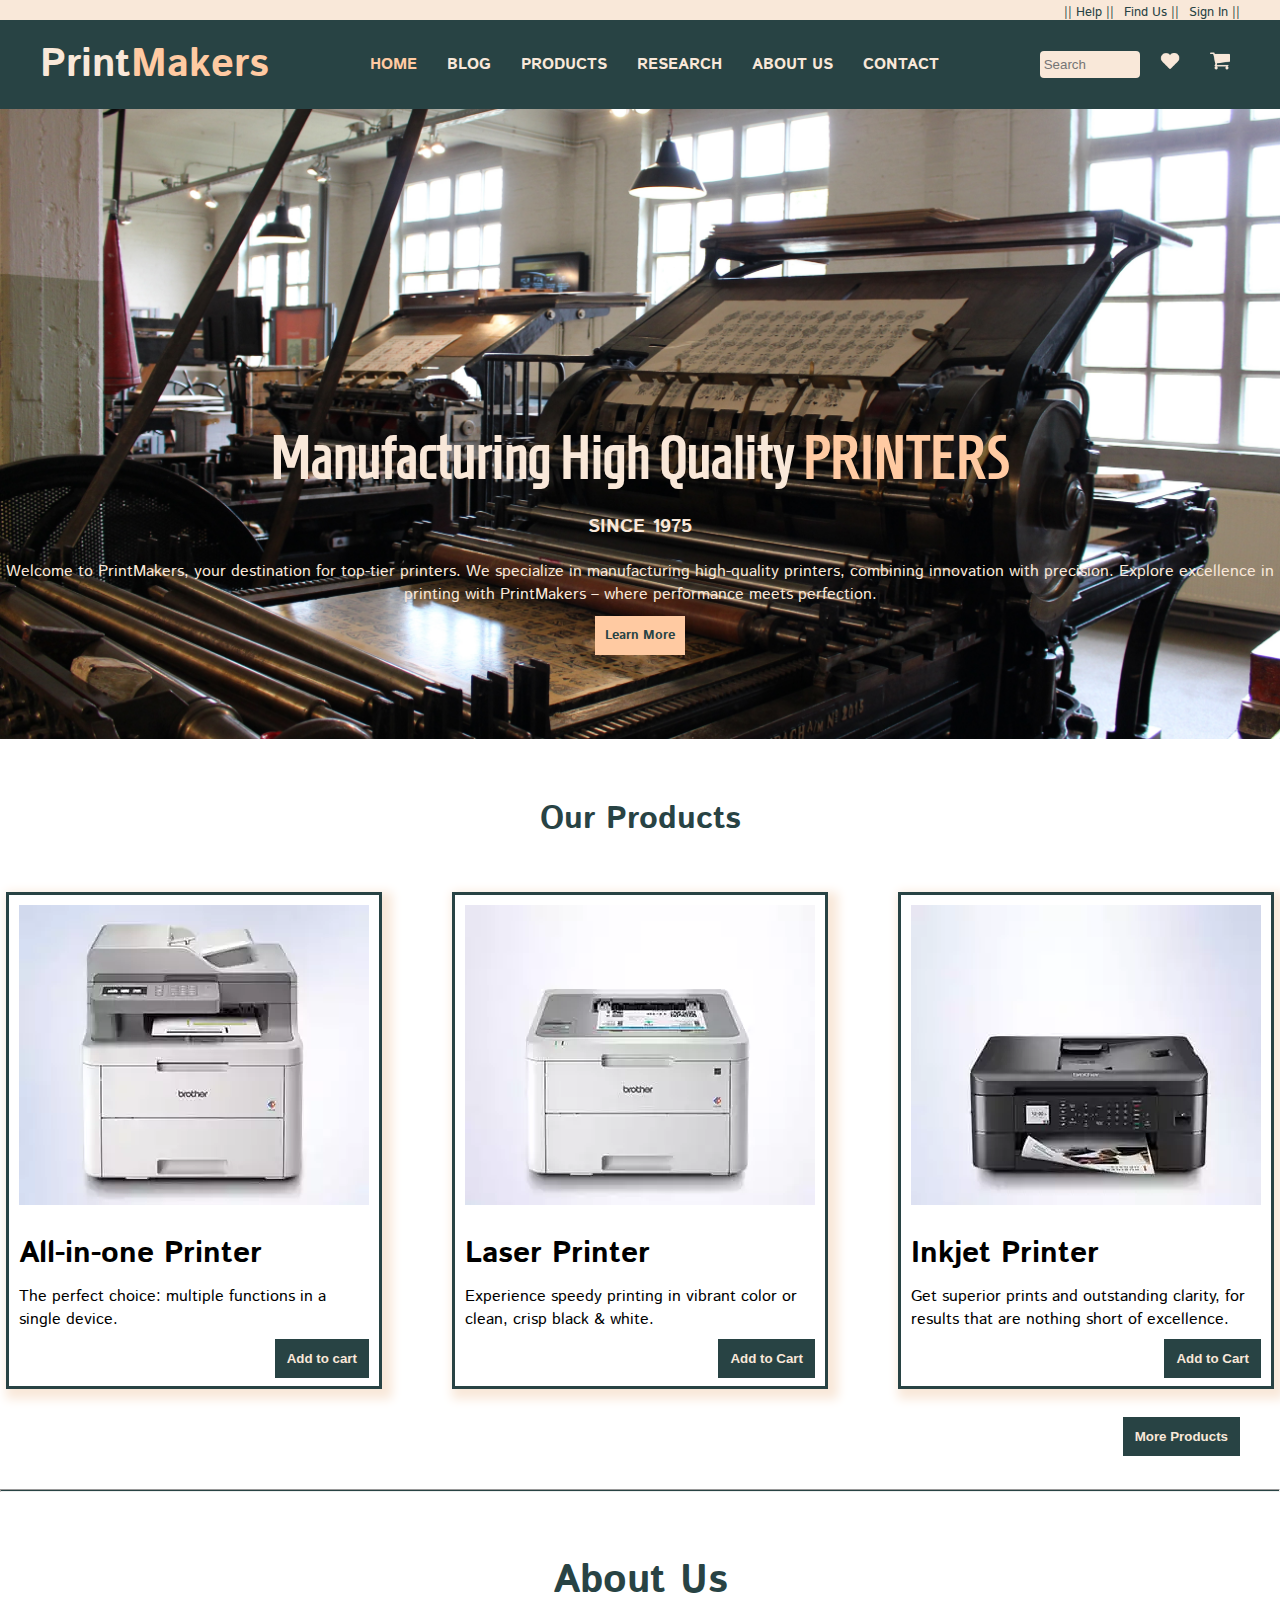
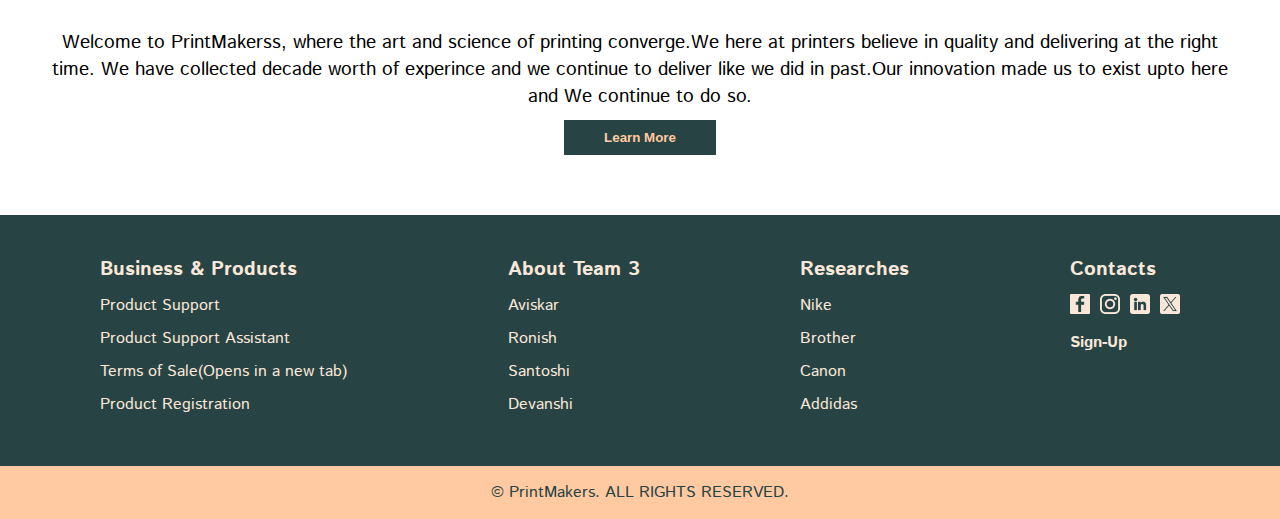
<file: index.html>
<!DOCTYPE html>
<html lang="en">

<head>
    <meta charset="UTF-8">
    <meta name="viewport" content="width=device-width, initial-scale=1.0">
    <meta content="Printer e-commerce site">
    <meta name="keywords" content="Printer, Project, e-commerce">
    <meta name="author" content="Ronish, Aviskar, Devanshi,Santoshi">
    <link rel="stylesheet" href="./style/index.css">
    <title>PrintMakers | Home</title>
    <style>
        /****************************************Styling for Hero***********************************/
        .first-img {/*Declaring width, height and object-fit for Hero image*/
            width: 100%;
            height: 70vh;
            object-fit: cover;
        }

        .text-on-1stimg { /*Positioning the Text above the image*/
            position: absolute;
            text-align: center;
            inset: 0;
            margin: auto;
            top: 35vh;
            color: var(--Bwhite);
        }

        .text-on-1stimg h1 {/*Declaring font family*/
            font-family: 'Homenaje', sans-serif;
        }

        .text-on-1stimg button{/*Positioning the button above the image*/
            margin-top: 20px;
        }

        .text-on-1stimg button a{/*Styling button*/
            background-color: var(--Lbrown);
            border: none;
            padding: 10px;
            font-family: 'Istok Web', sans-serif;
            font-weight: 700;
            color: var(--green);
        }

        .text-on-1stimg button a:hover {/*Changing style while hovering on buttin*/
            color: var(--Bwhite);
            background-color: var(--green);
            transition: all .3s;
        }
        /***************************PRODUCT ON HOME PAGE***************************/
        .product h1 { /*Positioning and styleing the header*/
            text-align: center;
            font-size: xx-large;
            padding: 50px 0px;
            color: var(--green);
        }

        .product-border {/*Styling borders of product listed*/
            border: 3px solid var(--green);
            padding: 10px;
            box-shadow: 5px 5px 10px 5px #F9E8D9;
        }

        .product-info {/*Positioning Product Info*/
            margin: 20px 0px;
        }

        .product-info h3 {/*Styling and Positioning the text on product-info*/
            font-size: 30px;
            margin-bottom: 10px;
        }

        .product .product-border a {/*Styling anchor tag on product*/
            color: var(--green);
        }

        .product button {/*Position the buttons of product*/
            margin: 20px 0px 10px 0px;
            float: right;
        }
        .product .product-border a{/*Styling button of anchor tag*/
            background-color: #284344;
            color: #F9E8D9;
            border: #284344 2px solid;
            padding: 10px;
            font-weight: bold;
        }
        .product .product-border a:hover{/*Changing style of button on anchor tag while hovering*/
            background-color: #F9E8D9;
            color: #284344;
            transition: 0.5s;
        }
        .more-products button a{/*Styling button that directs to product page*/
            color: #F9E8D9;
            background-color: #284344;padding: 10px;
            font-weight: bold;
            border: #284344 2px solid;
        }
        .more-products button a:hover{/*Changing styles of the button that directs to product page while hovering*/
            background-color: #F9E8D9;
            color: #284344;
            transition: .5s
        }
        /************************************About Us***************************************/
        .about-us {/*Positioning the texts of about us*/
            text-align: center;
            padding: 60px 0px;
        }

        .about-us h1 {/*Positioning the h1 tag of about us*/
            margin-bottom: 20px;
            color: var(--green);
        }

        .about-us p {/*Styling the p tag in about us */
            font-size: larger;
        }
        .about-us button{/*Positioning the button that directs to the about page*/
            margin: 20px 0px 10px 0px;
        }
        .about-us button a{/*Styling the button that directs to the about page*/
            background-color: var(--green);
            color: #ffcaa2;
            padding: 10px;
            font-weight: bold;
            padding: 10px 40px;
        }

        .about-us button a:hover {/*Changing the style of the button that directs to the about page*/
            background-color: var(--Lbrown);
            color: var(--green);
            transition: .5s;
        }
    </style>
</head>

<body>
    <!--PROVIING HEADER TAG-->
    <header>
        <div class="con"> <!--Wrapper for Header-->
            <ul class="header">
                <li><a href="">|| Help ||</a></li>
                <li><a href="">Find Us ||</a></li>
                <li><a href="./pages/contact.html">Sign In ||</a></li>
            </ul>
        </div>
    </header>
    <!--PROVIDING NAV TAG FOR NAVIGATION-->
    <nav>
        <div class="con">
            <div class="flex navbar"><!--WRAPPER FOR NAVIGATION BAR USING FLEXBOX-->
                <div class=" logo"><!--CREATING DIV FOR PROVIDING LOGO-->
                    <a href="./index.html">
                        <h1>Print<span style="color: #ffcaa2 ;">Makers</span> </h1>
                    </a>
                </div>
                <div class="pages"><!--CREATING DIV FOR PROVIDING NAVIGATION BAR-->
                    <ul class="flex" style="gap: 10px;"><!--USING FLEX-->
                        <li><a class="current" href="./index.html">HOME</a></li>
                        <li><a class="" href="./pages/blogpage.html">BLOG</a></li>
                        <li><a class="" href="./pages/product.html">PRODUCTS</a></li>
                        <li><a class="" href="./pages/research.html">RESEARCH</a></li>
                        <li><a class="" href="./pages/about.html">ABOUT US</a></li>
                        <li><a class="" href="./pages/contact.html">CONTACT</a></li>
                    </ul>
                </div><!--CREATING DIV FOR ICON BAR-->
                <div>
                    <ul class="flex" style="gap: 10px;"><!--USING FLEX-->
                        <li><input class="search" type="search" style="" name="search" id="" placeholder=" Search"></li>
                        <li><a href=""><img src="./img/hearts.png" width="20px" alt=""></a></li>
                        <li><a href=""><img src="./img/shopping-cart-black-shape.png" width="20px" alt=""></a></li>
                    </ul>
                </div>
            </div>
        </div>
    </nav>
    <!--ALLOCATING SPACE FOR ADDING MAIN CONTENT-->
    <main>
        <!----------------------------- BLOG----------------------------------->
        <section
            <div style="position: relative;">
                <img src="./img/picture_1.jpg" class="first-img" alt="">
                <div class="text-on-1stimg">
                    <h1 style="font-size: 60px;">Manufacturing High Quality <span
                            style="color: #ffcaa2;">PRINTERS</span></h1>
                    <br>
                    <h3 style="padding-bottom: 20px;">SINCE 1975</h3>

                    <p>Welcome to PrintMakers, your destination for top-tier printers. We specialize in manufacturing
                        high-quality printers, combining innovation with precision. Explore excellence in printing with
                        PrintMakers – where performance meets perfection.
                    </p>
                    <button><a href="">Learn More</a></button>
                </div>
            </div>
        </section>

        <!--------------------------------PRODUCTS----------------------------->
        <section class="product" style="padding-bottom: 80px;">
            <div class="con">
                <h1>Our Products</h1>

                <div class="flex p1 con" style="justify-content: center; gap: 70px;">

                    <div class="product-border">
                            <img src="./img/product_1.jpg" alt="">
                            <div class="product-info">
                                <h3>All-in-one Printer</h3>
                                <p>The perfect choice: multiple functions in a single device.</p>
                                <button><a href="">Add to cart</a></button>
                            </div>
                    </div>

                    <div class="product-border">
                            <img src="./img/product_2.jpg" alt="">
                            <div class="product-info">
                                <h3>Laser Printer</h3>
                                <p>Experience speedy printing in vibrant color or clean, crisp black & white.</p>
                                <button><a href="">Add to Cart</a></button>
                            </div>
                    </div>

                    <div class="product-border">
                            <img src="./img/product_3.jpg" alt="">
                            <div class="product-info">
                                <h3>Inkjet Printer</h3>
                                <p>Get superior prints and outstanding clarity, for results that are nothing short of
                                    excellence.</p>
                                <button><a href="">Add to Cart</a></button>
                            </div>
                    </div>

                </div>

                <div style="padding-top: 20px;" class="more-products">
                    <button><a href="./pages/product.html" style="">More Products</a></button>
                </div>

            </div>

        </section>

        <hr style="background-color: #284344; height: 3px;">

        <!---------------------------------ABOUT US---------------------------->
        <section class="about-us con">

            <div>
                <h1>About Us</h1>
                <p>Welcome to PrintMakerss, where the art and science of printing converge.We here at printers believe in quality and delivering at the right time.

                    We have collected decade worth of experince and we continue to deliver like we did in past.Our innovation made us to exist upto here and We continue to do so.</p>
                <button><a href="./pages/about.html">Learn More</a></button>
            </div>

        </section>

        <!------------------------------FOOTER--------------------------------->

        <footer style="background-color: #284344;">

            <div class="flex con" style="justify-content:space-around ; gap: 40px; align-items: start;">

                <div>
                    <h4>Business & Products</h4>
                    <ul>
                        <li><a href="">Product Support</a></li>
                        <li><a href="">Product Support Assistant</a></li>
                        <li><a href="">Terms of Sale(Opens in a new tab)</a></li>
                        <li><a href="">Product Registration</a></li>
                    </ul>
                </div>

                <div>
                    <h4>About Team 3</h4>
                    <ul>
                        <li><a href="./pages/aaviskarCV.html">Aviskar</a></li>
                        <li><a href="./pages/ronishCV.html">Ronish</a></li>
                        <li><a href="./pages/santoshiCV.html">Santoshi</a></li>
                        <li><a href="./pages/devanshiCV.html">Devanshi</a></li>
                    </ul>
                </div>

                <div>
                    <h4>Researches</h4>
                    <ul>
                        <li><a href="https://www.nike.com/" target="_blank">Nike</a></li>
                        <li><a href="https://www.brother-usa.com/home/printers-fax" target="_blank">Brother</a></li>
                        <li><a href="https://www.usa.canon.com/" target="_blank">Canon</a></li>
                        <li><a href="https://www.adidas.com/us" target="_blank">Addidas</a></li>
                    </ul>
                </div>

                <div class="contacts">
                    <h4>Contacts</h4>
                    <ul class="flex" style="gap: 10px;">
                        <li><a href=""><img src="./img/facebook-logo.png" width="20px" alt=""></a></li>
                        <li><a href=""><img src="./img/instagram-logo.png" width="20px" alt=""></a></li>
                        <li><a href=""><img src="./img/linkedin.png" width="20px" alt=""></a></li>
                        <li><a href=""><img src="./img/twitter.png" width="20px" alt=""></a></li>
                    </ul>
                    <p><a style="font-weight: bold; color: #F9E8D9;" href="./pages/contact.html">Sign-Up</a></p>
                </div>

            </div>
        </footer>

        <div style="text-align: center; background-color: #ffcaa2; color: #284344; padding: 15px 0px; font-size: 16px;">
            <p>&copy; PrintMakers. ALL RIGHTS RESERVED. </p>
        </div>
    </main>
</body>

</html>
</file>
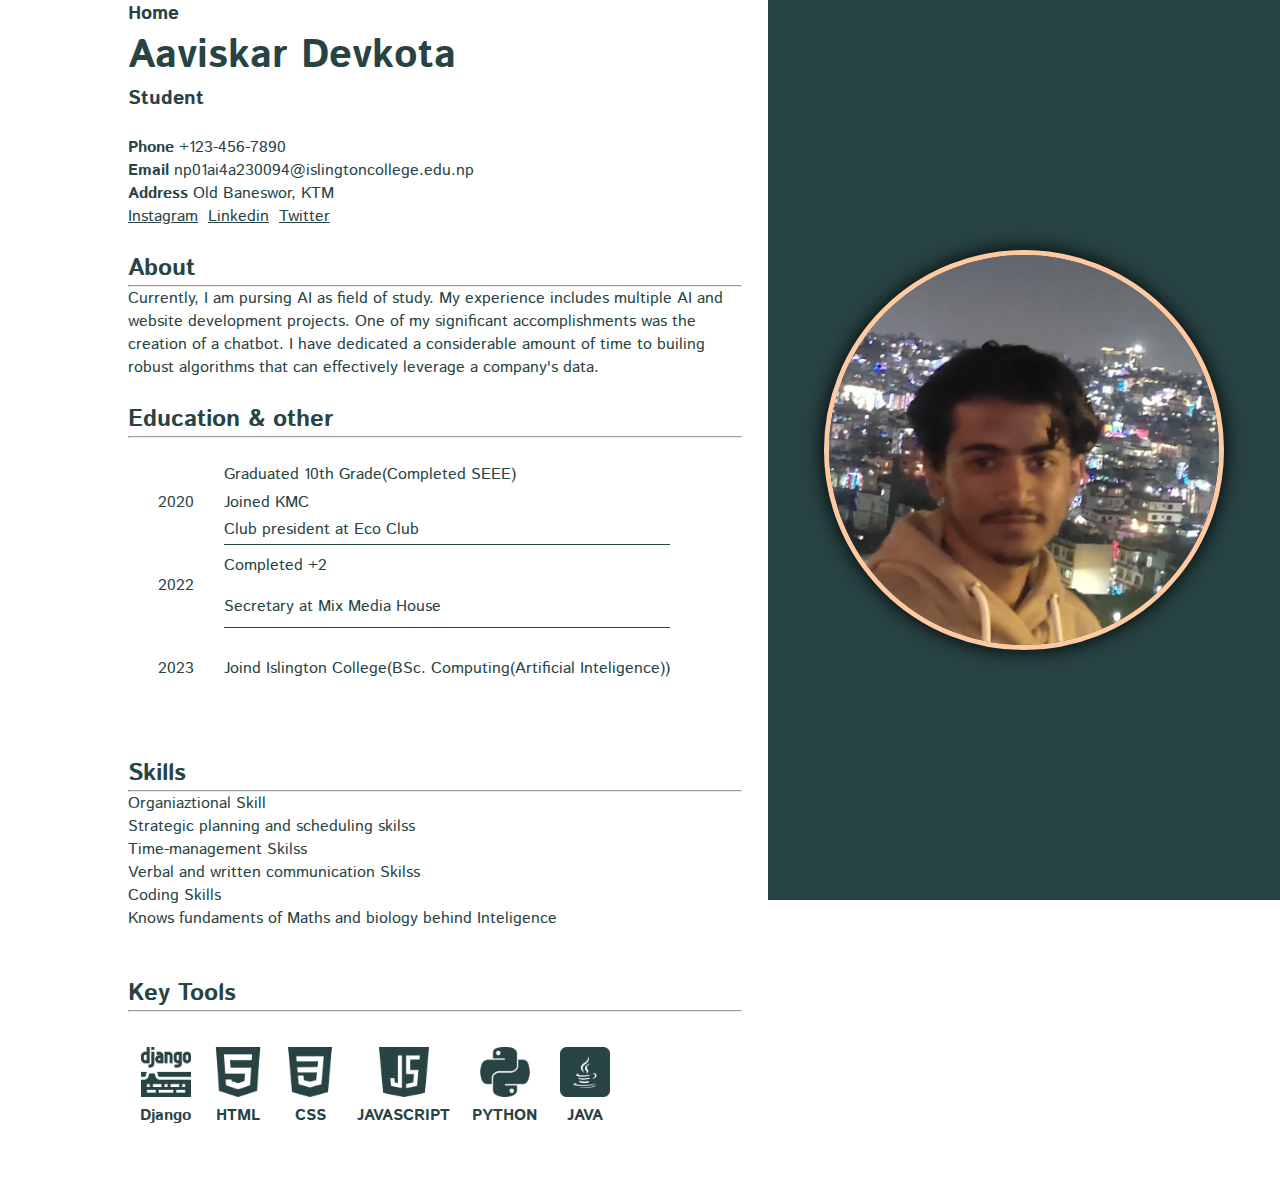
<file: pages/aaviskarCV.html>
<!DOCTYPE html>
<html lang="en">

<head>
    <meta charset="UTF-8">
    <meta name="viewport" content="width=device-width, initial-scale=1.0"><meta content="Printer e-commerce site">
    <meta name="keywords" content="Printer, Project, e-commerce">
    <meta name="author" content="Ronish, Aviskar, Devanshi,Santoshi">
    <title>Aaviskar Devkota</title>
    <link rel="stylesheet" href="../style/index.css">
    <style>
        /*Css for CV page*/
        .profile {
            width: 50%;
            position: relative;
        }

        .profile img {
            border: 5px solid #ffcaa2;
            box-shadow: 0px 0px 20px 0px black;
        }

        .details {
            color: #284344;
            margin-left: 10%;
            width: 50%;
            padding-right: 2%;
        }

        .specializations tr td {
            padding: 10px;
            text-align: center;
            font-weight: bold;
        }

        .specializations img {
            width: 50px;
            height: 50px;
        }

        
    </style>
</head>

<body>
    <!--THIS SECTION COVERS ALL THE PORTION FOR CV PAGE-->
    <main class="flex">
        <!--INDIVIDUAL DETAILS-->
        <div class="details">
            <h3><a href="../index.html" style="color: #284344;">Home</a></h3>
            <h1>Aaviskar Devkota</h1>
            <h4 style="font-size: 20px;">Student</h4>
            <br>
            <p><span style="font-weight: bold;">Phone</span> +123-456-7890</p>
            <p><span style="font-weight: bold;">Email</span> np01ai4a230094@islingtoncollege.edu.np</p>
            <p><span style="font-weight: bold;">Address</span> Old Baneswor, KTM</p>
            <ul class="flex" style="justify-content: center; gap: 10px; float: left;">
                <li><a href="" style="color: #284344;"><u>Instagram</u></a></li>
                <li><a href="" style="color: #284344;"><u>Linkedin</u></a></li>
                <li><a href="" style="color: #284344;"><u>Twitter</u></a></li>
            </ul>
            <br>
            <br>
            <!--SHORT INTRODUCTION OF INDIVIDUAL-->
            <div>
                <h2>About</h2>
                <hr>
                <p>Currently, I am pursing AI as field of study. My experience includes multiple AI and website development projects. One of my significant accomplishments  was the creation of a chatbot. I have dedicated a considerable amount of time to builing robust algorithms that can effectively leverage a company's data.</p>
            </div>
            <br>
            <!--TIME TABLE USING TABLE TAG-->
            <div>
                <h2>Education & other</h2>
                <hr>
                <br>
                <table style="border-collapse: collapse">
                    <tr>
                        <td rowspan="3" style="padding: 30px;">2020</td>
                        <td>Graduated 10th Grade(Completed SEEE)</td>
                    </tr>
                    <tr>
                        <td>Joined KMC</td>
                    </tr>
                    <tr>
                        <td style="border-bottom: 1px solid #284344;">Club president at Eco Club</td>
                    </tr>
                    <tr>
                        <td rowspan="2" style="padding: 30px;">2022</td>
                        <td>Completed +2</td>
                    </tr>
                    <tr>
                        <td style="border-bottom: 1px solid #284344;">Secretary at Mix Media House
                        </td>
                    </tr>
                    <tr>
                        <td style="padding: 30px;">2023</td>
                        <td>Joind Islington College(BSc. Computing(Artificial
                            Inteligence))</td>
                    </tr>
                </table>
            </div>
            <br>
            <br>
            <!--SKILLS OF INDIVIDUAL-->
            <h2>Skills</h2>
            <hr>
            <ul>
                <li>Organiaztional Skill</li>
                <li>Strategic planning and scheduling skilss</li>
                <li>Time-management Skilss</li>
                <li>Verbal and written communication Skilss</li>
                <li>Coding Skills</li>
                <li>Knows fundaments of Maths and biology behind Inteligence</li>
            </ul>
            <br>
            <br>
            <!--KEY TOOLS OF INDIVIDUAL USING TABLE TAG-->
            <h2>Key Tools</h2>
            <hr>
            <br>
            <table class="specializations">
                <tr>
                    <td>
                        <img src="../img/django.png" alt="">
                        <p>Django</p>
                    </td>
                    <td>
                        <img src="../img/html.png" alt="">
                        <p>HTML</p>
                    </td>
                    <td>
                        <img src="../img/css-3.png" alt="">
                        <p> CSS</p>
                    </td>
                    <td>
                        <img src="../img/java-script.png" alt="">
                        <p>JAVASCRIPT</p>
                    </td>
                    <td>
                        <img src="../img/python.png" alt="">
                        <p>PYTHON</p>
                    </td>
                    <td>
                        <img src="../img/java.png" alt="">
                        <p>JAVA</p>
                    </td>
                </tr>
            </table>
            <br>
            <br>
        </div>
        <div class="profile"
            style=" background-color: #284344;width: 40%; height: 100vh;position: fixed; top: 0; right: 0; bottom: 0;"">
                    <img src=" ../img/aaviskar.jpg" width="400px" style="object-fit: cover;border-radius: 50%;position: absolute;inset: 0;
            margin: auto;" height="400px;">
        </div>
    </main>
</body>

</html>
</file>
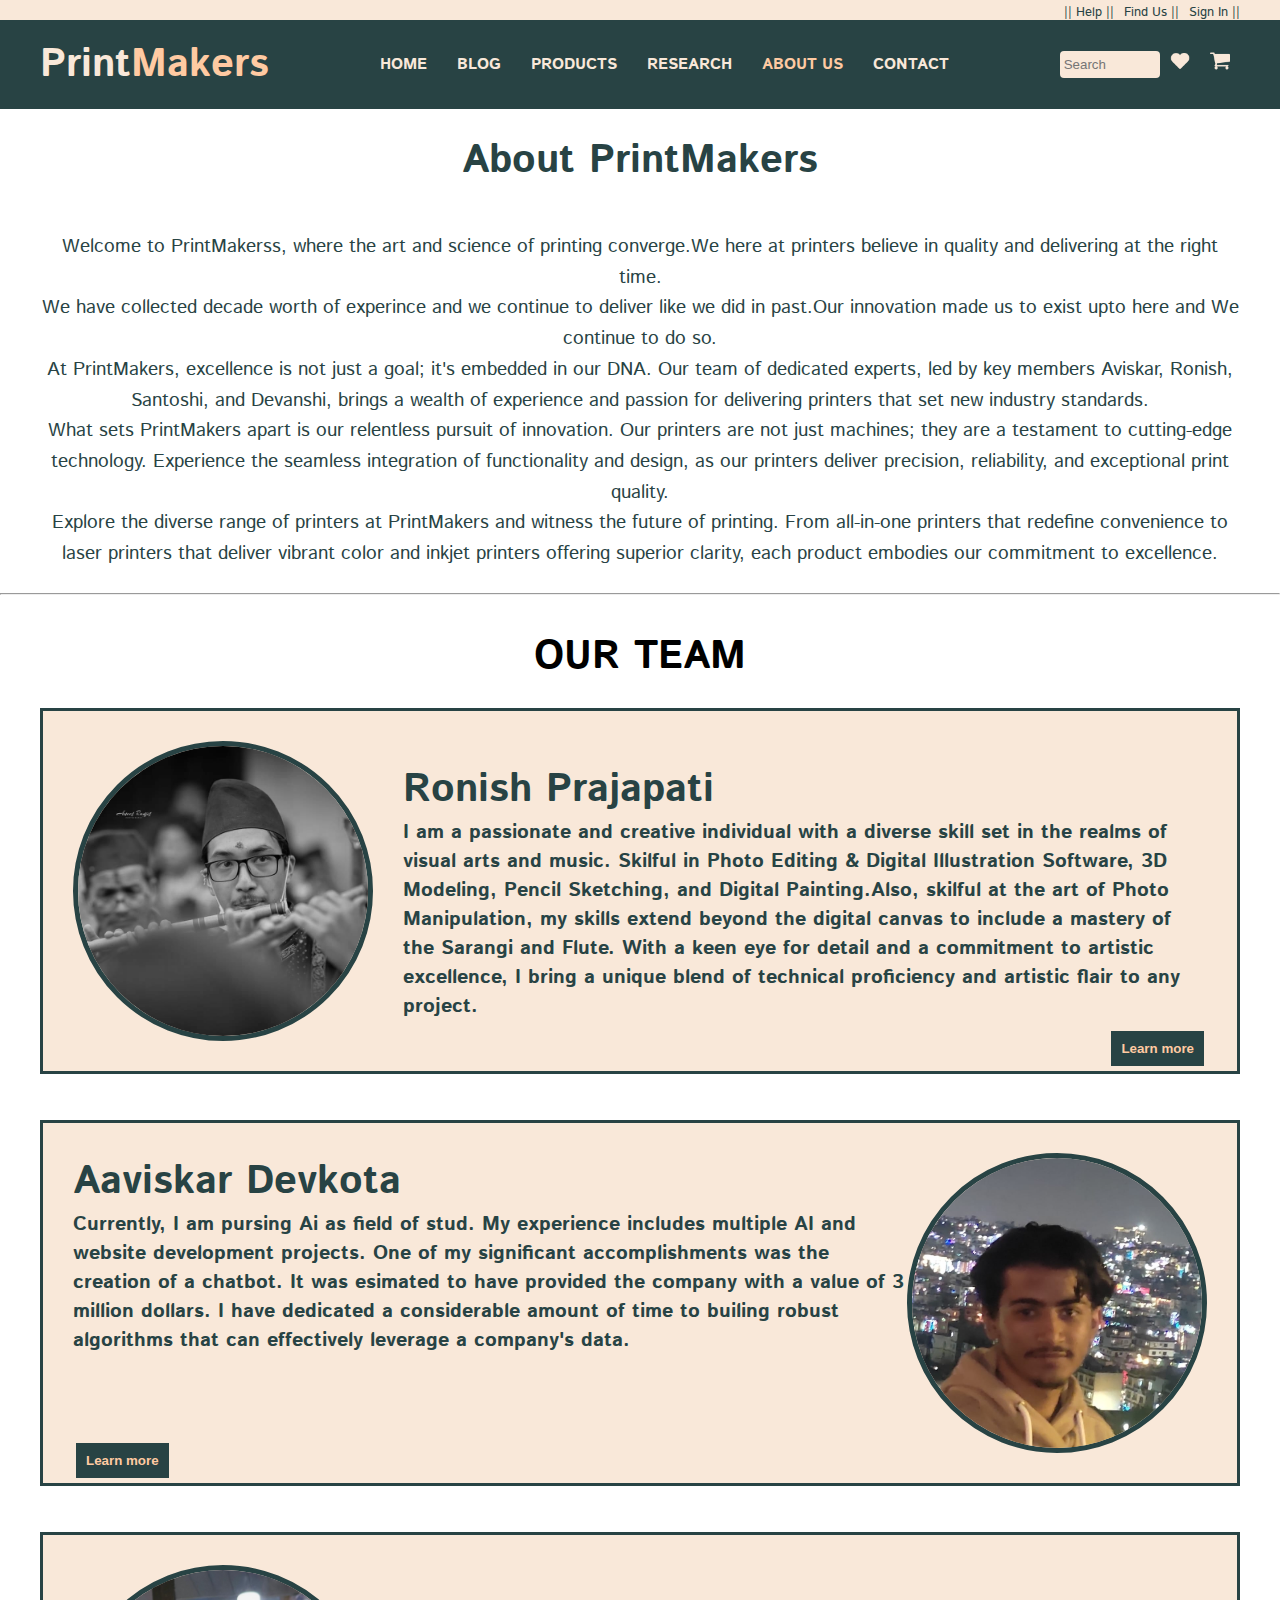
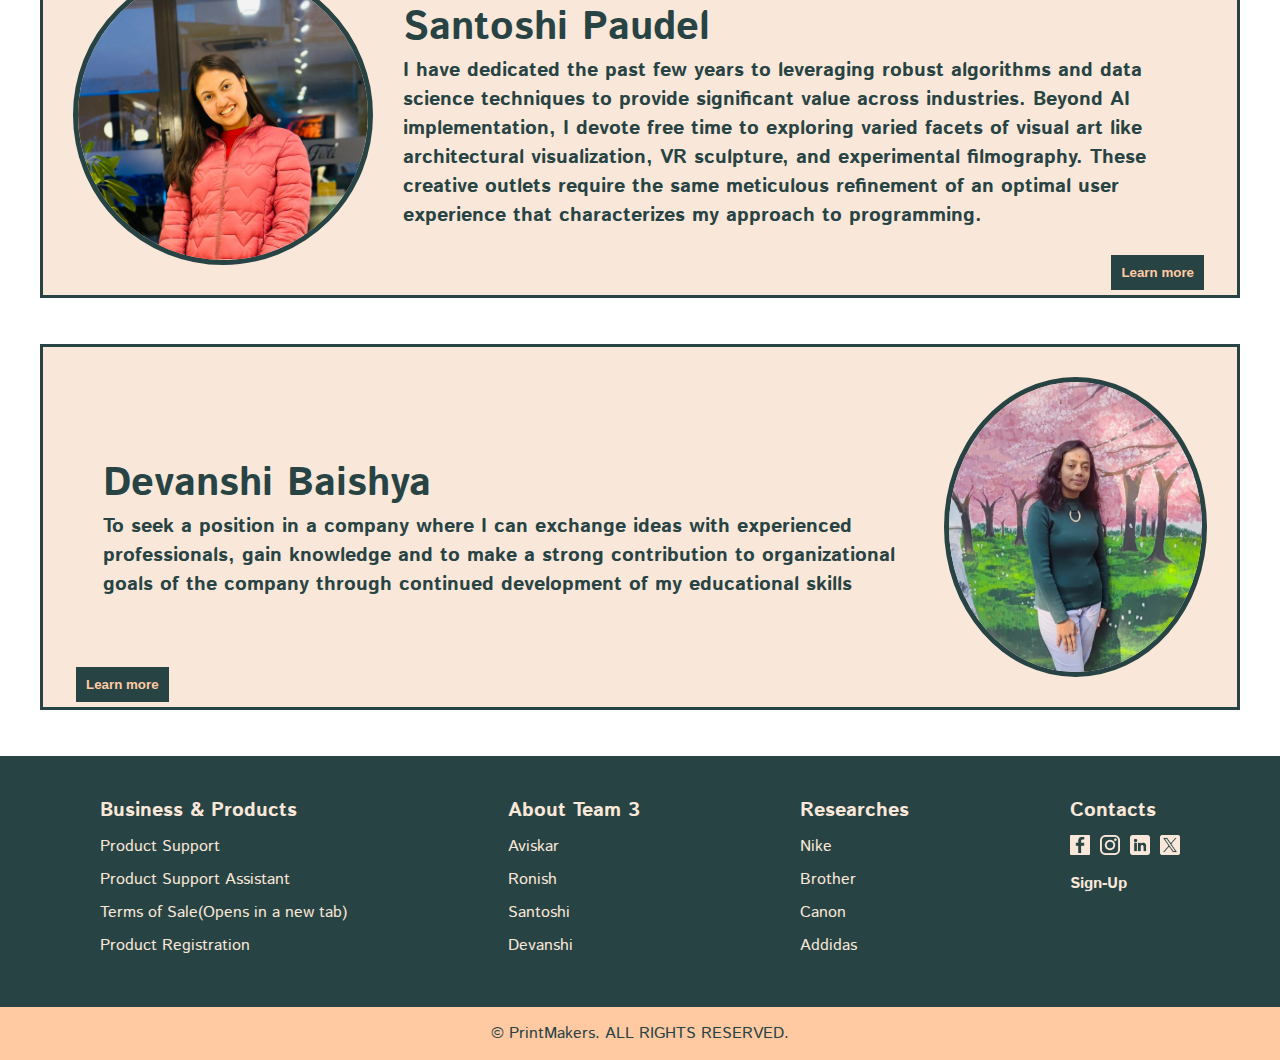
<file: pages/about.html>
<!DOCTYPE html>
<html lang="en">

<head>
  <meta charset="UTF-8">
  <meta name="viewport" content="width=device-width, initial-scale=1.0">
  <title>PrintMaker | About</title>
  <link rel="stylesheet" href="../style/index.css">
  <style>
    .body-container {
      justify-content: center;
      margin: auto;
      border: 1px solid black;
      align-items: center;
      background-color: #F9E8D9;
      border: 3px solid #284344;
      padding: 30px;

    }

    .heading {
      text-align: center;
      margin-top: 10px;

    }

    .item1 {
      display: flex;

    }

    .item2 {
      display: flex;
    }

    .image1 {
      width: 300px;
      height: 300px;
      border-radius: 50%;
      border: #284344 5px solid;
      object-fit: cover;
    }

    .item1 p,
    .item1 h2 {
      font-size: 20px;
      font-weight: 540;
      align-self: center;
      margin-left: 30px;
      color: #284344;
    }

    .button {
      float: right;
    }

    .button a {
      color: #ffcaa2;
      background-color: #284344;
      font-weight: bolder;
      padding: 10px;
      border: #F9E8D9 3px solid;
    }

    .button a:hover {
      color: #284344;
      background-color: #ffcaa2;
      border: #284344 3px solid;
      transition: .5s;
    }


    .button1 {
      float: left;
    }

    .button1 a {
      color: #ffcaa2;
      background-color: #284344;
      font-weight: bolder;
      padding: 10px;
      border: #F9E8D9 3px solid;
    }

    .button1 a:hover {
      color: #284344;
      background-color: #ffcaa2;
      border: #284344 3px solid;
      transition: .5s;
    }

    .item2 p,
    .item2 h2 {
      font-size: 20px;
      font-weight: 540;
      align-self: center;
      color: #284344;
    }

    .image2 {
      width: 300px;
      height: 300px;
      border-radius: 50%;
      border: #284344 5px solid;
      object-fit: cover;
    }

    .button2 {
      height: 35px;
      width: 135px;
      border: none;
      background-color: #284344;
      text-align: center;
      margin-left: 34%;
      color: #ffcaa2;
      font-size: 22px;
      margin-top: 10px;

    }
  </style>

</head>

<body>
  <!--PROVIING HEADER TAG-->
  <header>
    <div class="con"> <!--Wrapper for Header-->
      <ul class="header">
        <li><a href="">|| Help ||</a></li>
        <li><a href="">Find Us ||</a></li>
        <li><a href="./contact.html">Sign In ||</a></li>
      </ul>
    </div>
  </header>
  <!--PROVIDING NAV TAG FOR NAVIGATION-->
  <nav>
    <div class="flex con"><!--WRAPPER FOR NAVIGATION BAR USING FLEXBOX-->
      <div class="logo"><!--CREATING DIV FOR PROVIDING LOGO-->
        <a href="../index.html">
          <h1>Print<span style="color: #ffcaa2 ;">Makers</span> </h1>
        </a>
      </div>
      <div class="pages"><!--CREATING DIV FOR PROVIDING NAVIGATION BAR-->
        <ul class="flex" style="gap: 10px;"><!--USING FLEX-->
          <li><a class="" href="../index.html">HOME</a></li>
          <li><a class="" href="./blogpage.html">BLOG</a></li>
          <li><a class="" href="../pages/product.html">PRODUCTS</a></li>
          <li><a class="" href="../pages/research.html">RESEARCH</a></li>
          <li><a class="current" href="./about.html">ABOUT US</a></li>
          <li><a class="" href="./contact.html">CONTACT</a></li>
        </ul>
      </div>
      <div><!--CREATING DIV FOR ICON BAR-->
        <ul class="flex" style="gap: 10px;"><!--USING FLEX-->
          <li><input class="search" type="search" style="" name="search" id="" placeholder=" Search"></li>
          <li><img src="../img/hearts.png" width="20px" alt=""></a></li>
          <li><a href=""><img src="../img/shopping-cart-black-shape.png" width="20px" alt=""></a></li>
        </ul>
      </div>
    </div>
  </nav>
  <!-- -------------------------------ABOUT US-------------------------- CODE WRITTEN BY AAVISKAR DEVKOTA-->
  <!-- ABOUT US SECTION FOR PRINTMAKERS PRINTERS PAGE -->
  <br>
  <section class="about-us con">
    <div style="text-align: center;">
      <h1 style="font-size: 2.5em; color: #284344; margin-bottom: 20px;">About PrintMakers</h1><br>
      <p style="font-size: 1.2em; color: #284344; line-height: 1.6;">Welcome to PrintMakerss, where the art and science
        of printing converge.We here at printers believe in quality and delivering at the right time.</p>
      <p style="font-size: 1.2em; color: #284344; line-height: 1.6;">We have collected decade worth of experince and we
        continue to deliver like we did in past.Our innovation made us to exist upto here and We continue to do so.</p>
      <p style="font-size: 1.2em; color: #284344; line-height: 1.6;">At PrintMakers, excellence is not just a goal; it's
        embedded in our DNA. Our team of dedicated experts, led by key members Aviskar, Ronish, Santoshi, and Devanshi,
        brings a wealth of experience and passion for delivering printers that set new industry standards.</p>
      <p style="font-size: 1.2em; color: #284344; line-height: 1.6;">What sets PrintMakers apart is our relentless
        pursuit of innovation. Our printers are not just machines; they are a testament to cutting-edge technology.
        Experience the seamless integration of functionality and design, as our printers deliver precision, reliability,
        and exceptional print quality.</p>
      <p style="font-size: 1.2em; color: #284344; line-height: 1.6;">Explore the diverse range of printers at
        PrintMakers and witness the future of printing. From all-in-one printers that redefine convenience to laser
        printers that deliver vibrant color and inkjet printers offering superior clarity, each product embodies our
        commitment to excellence.</p>
    </div>
  </section>
  <br>
  <hr>
  <br>
  <h1 class="heading">OUR TEAM</h1>
  <br>
  <div class="body-container con">
    <div class="item1">
      <img class="image1" src="../img/ronish.png" alt="person1" />
      <div style="align-self: center;">
        <h2 style="font-size: 40px;">Ronish Prajapati</h2>
        <p>
          I am a passionate and creative individual with a diverse skill set in the realms of visual arts and
          music. Skilful in Photo Editing & Digital Illustration Software, 3D Modeling, Pencil Sketching, and
          Digital Painting.Also, skilful at the art of Photo Manipulation, my skills extend beyond the digital
          canvas to include a mastery of the Sarangi and Flute. With a keen eye for detail and a commitment to
          artistic excellence, I bring a unique blend of technical proficiency and artistic flair to any
          project.</p>

        </p>
      </div>
    </div>
    <button class="button"><a href="../pages/ronishCV.html">Learn more</a></button>
  </div>

  <br>
  <br>

  <div class="body-container con">
    <div class="item2">
      <div>
        <h2 style="font-size: 40px;">Aaviskar Devkota</h2>
        <p>
          Currently, I am pursing Ai as field of stud. My experience includes multiple AI and website development
          projects. One of my significant accomplishments was the creation of a chatbot. It was esimated to have
          provided the company with a value of 3 million dollars. I have dedicated a considerable amount of time to
          builing robust algorithms that can effectively leverage a company's data.
        </p>
      </div>
      <img class="image2" src="../img/aaviskar.jpg" alt="person1" />
    </div>
    <button class="button1"><a href="../pages/aaviskarCV.html">Learn more</a></button>
  </div>

  <br>
  <br>


  <div class="body-container con">
    <div class="item1">
      <img class="image1" src="../img/santoshi.jpg" alt="person1" />
      <div style="align-self: center;">
        <h2 style="font-size: 40px;">Santoshi Paudel</h2>
        <p> I have dedicated the past few years to leveraging robust algorithms and data science techniques to provide significant value across industries. 
          Beyond AI implementation, I devote free time to exploring varied facets of visual art like architectural visualization, VR sculpture, and experimental filmography. These creative outlets require the same meticulous refinement of an optimal user experience that characterizes my approach to programming.
        </p>
      </div>
    </div>
    <button class="button"><a href="./santoshiCV.html">Learn more</a></button>
  </div>

  <br>
  <br>

  <div class="body-container con">
    <div class="item1">
      <div style="align-self: center;">
        <h2 style="font-size: 40px;">Devanshi Baishya</h2>
        <p>To seek a position in a company where I can exchange ideas with experienced professionals, gain knowledge and to make a strong contribution to organizational goals of the company through continued development of my educational skills
        </p>
      </div>
      <img class="image2" style="border-radius: 50%;" src="../img/devanshi.jpg" alt="person1" />
    </div>
    <button class="button1"><a href="./devanshiCV.html">Learn more</a></button>
  </div>

  <br>
  <br>

  <!------------------------------FOOTER--------------------------------->
  <footer style="background-color: #284344;">
    <div class="flex con" style="justify-content:space-around ; gap: 40px; align-items: start;">
      <div>
        <h4>Business & Products</h4>
        <ul>
          <li><a href="">Product Support</a></li>
          <li><a href="">Product Support Assistant</a></li>
          <li><a href="">Terms of Sale(Opens in a new tab)</a></li>
          <li><a href="">Product Registration</a></li>
        </ul>
      </div>
      <div>
        <h4>About Team 3</h4>
        <ul>
          <li><a href="./aaviskarCV.html">Aviskar</a></li>
          <li><a href="./ronishCV.html">Ronish</a></li>
          <li><a href="./santoshiCV.html">Santoshi</a></li>
          <li><a href="./devanshiCV.html">Devanshi</a></li>
        </ul>
      </div>
      <div>
        <h4>Researches</h4>
        <ul>
            <li><a href="https://www.nike.com/" target="_blank">Nike</a></li>
            <li><a href="https://www.brother-usa.com/home/printers-fax" target="_blank">Brother</a></li>
            <li><a href="https://www.usa.canon.com/" target="_blank">Canon</a></li>
            <li><a href="https://www.adidas.com/us" target="_blank">Addidas</a></li>
        </ul>
      </div>
      <div class="contacts">
        <h4>Contacts</h4>
        <ul class="flex" style="gap: 10px;">
          <li><a href=""><img src="../img/facebook-logo.png" width="20px" alt=""></a></li>
          <li><a href=""><img src="../img/instagram-logo.png" width="20px" alt=""></a></li>
          <li><a href=""><img src="../img/linkedin.png" width="20px" alt=""></a></li>
          <li><a href=""><img src="../img/twitter.png" width="20px" alt=""></a></li>
        </ul>
        <p><a style="font-weight: bold; color: #F9E8D9;" href="./contact.html">Sign-Up</a></p>
      </div>
    </div>
  </footer>

  <div style="text-align: center; background-color: #ffcaa2; color: #284344; padding: 15px 0px; font-size: 16px;">
    <p>&copy; PrintMakers. ALL RIGHTS RESERVED. </p>
  </div>
</body>

</html>
</file>
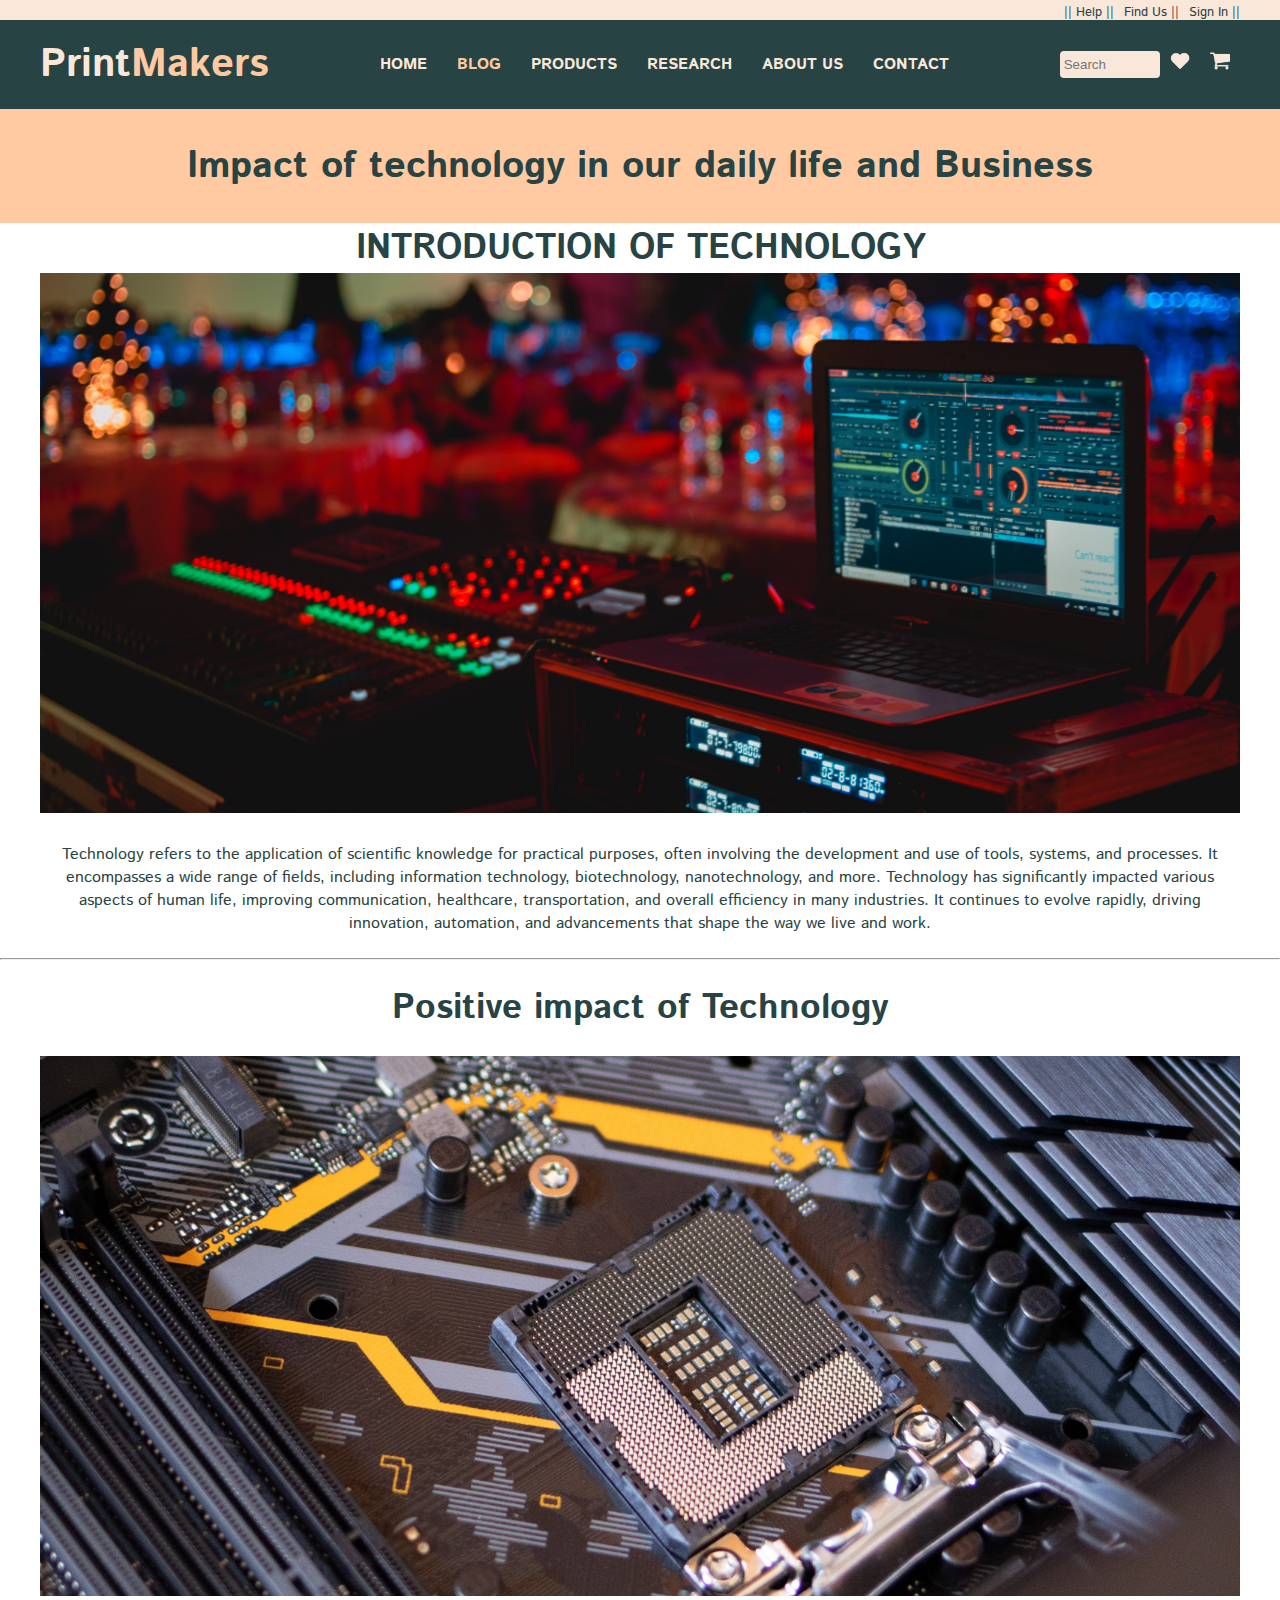
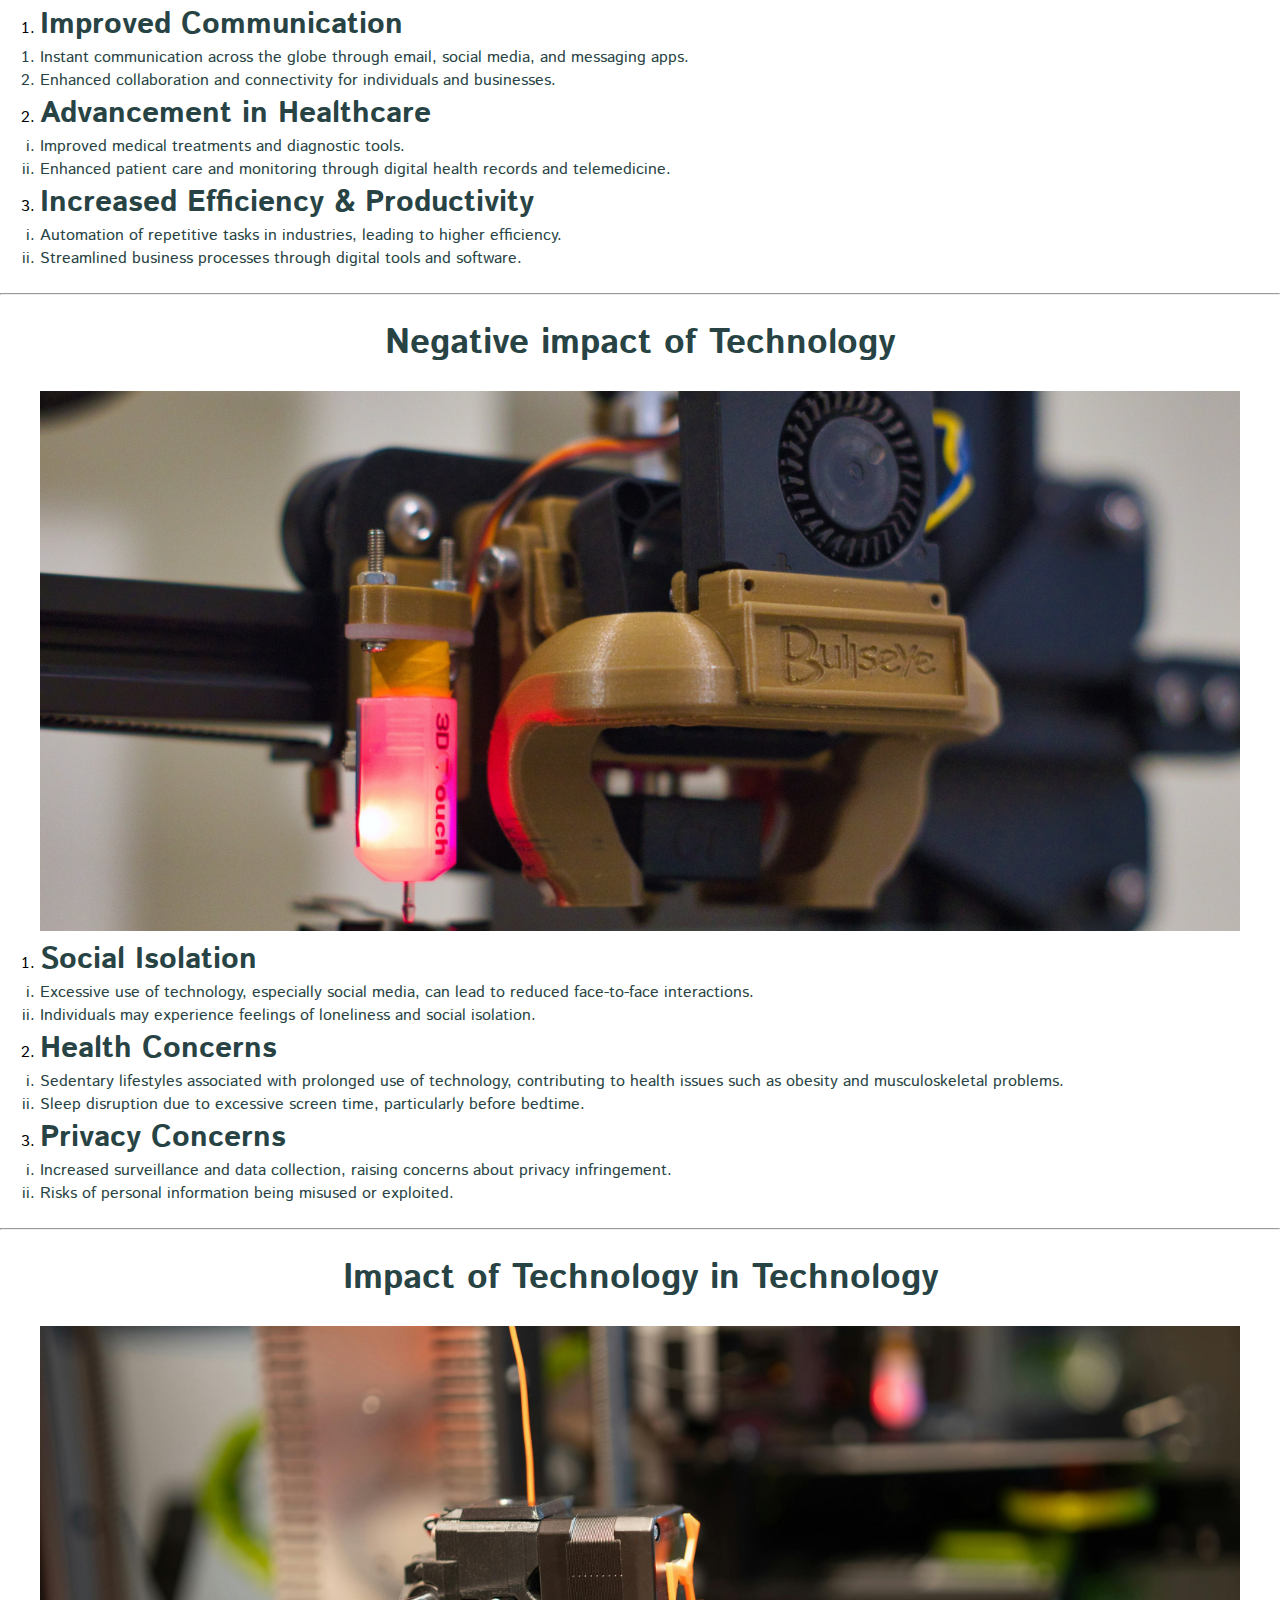
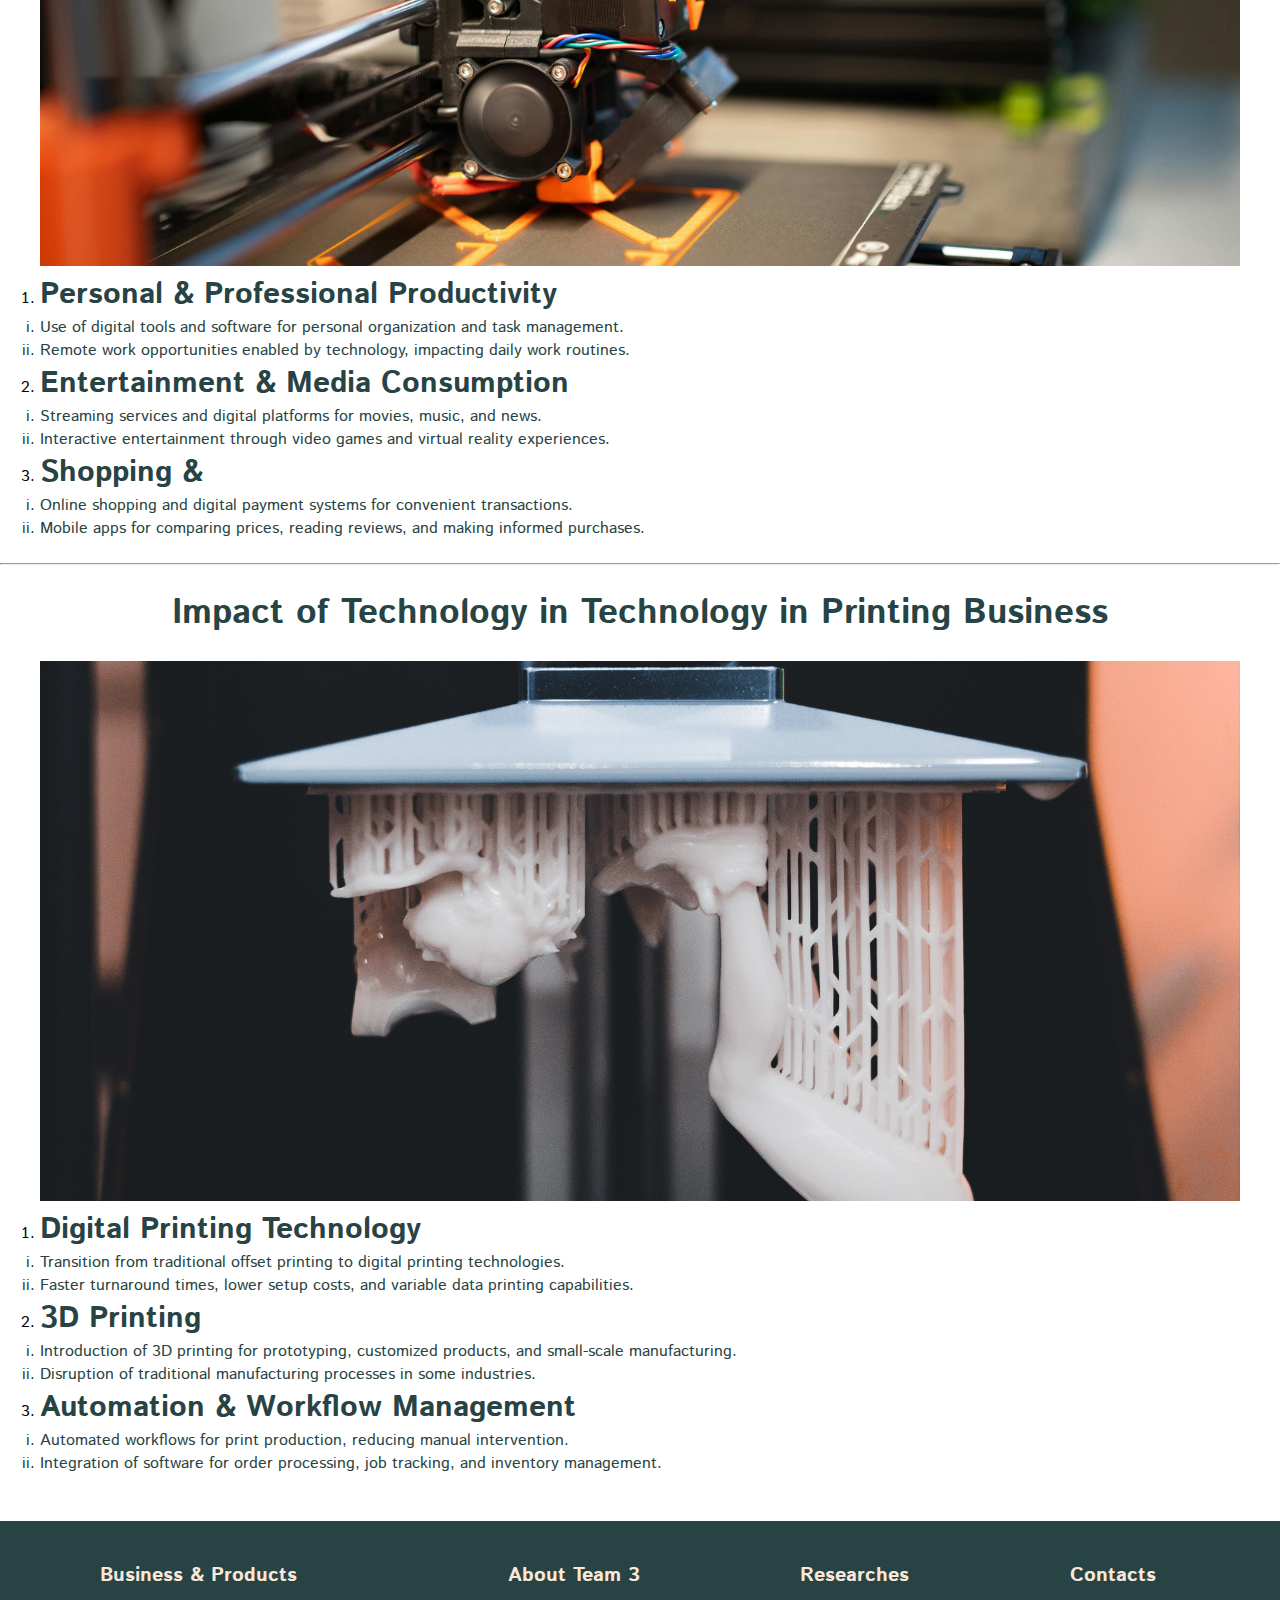
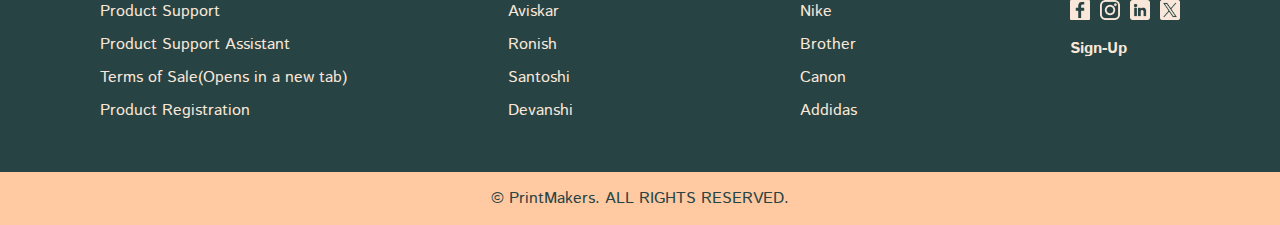
<file: pages/blogpage.html>
<!DOCTYPE html>
<html lang="en">

<head>
    <meta charset="UTF-8">
    <meta name="viewport" content="width=device-width, initial-scale=1.0">
    <meta content="Printer e-commerce site">
    <meta name="keywords" content="Printer, Project, e-commerce">
    <meta name="author" content="Ronish, Aviskar, Devanshi,Santoshi">
    <title>PrintMaker | Blog</title>
    <link rel="stylesheet" href="../style/index.css">
    <!--Internal css-->
    <style>
        .center {
            text-align: center;
        }
    </style>
</head>

<body>
    <!--PROVIING HEADER TAG-->
    <header>
        <div class="con"> <!--Wrapper for Header-->
            <ul class="header">
                <li><a href="">|| Help ||</a></li>
                <li><a href="">Find Us ||</a></li>
                <li><a href="./contact.html">Sign In ||</a></li>
            </ul>
        </div>
    </header>
    <!--PROVIDING NAV TAG FOR NAVIGATION-->
    <nav>
        <div class="flex con"><!--WRAPPER FOR NAVIGATION BAR USING FLEXBOX-->
            <div class="logo"><!--CREATING DIV FOR PROVIDING LOGO-->
                <a href="../index.html">
                    <h1>Print<span style="color: #ffcaa2 ;">Makers</span> </h1>
                </a>
            </div>
            <div class="pages"><!--CREATING DIV FOR PROVIDING NAVIGATION BAR-->
                <ul class="flex" style="gap: 10px;"><!--USING FLEX-->
                    <li><a class="" href="../index.html">HOME</a></li>
                    <li><a class="current" href="../pages/blogpage.html">BLOG</a></li>
                    <li><a class="" href="./product.html">PRODUCTS</a></li>
                    <li><a class="" href="../pages/research.html">RESEARCH</a></li>
                    <li><a class="" href="./about.html">ABOUT US</a></li>
                    <li><a class="" href="./contact.html">CONTACT</a></li>
                </ul>
            </div>
            <div><!--CREATING DIV FOR ICON BAR-->
                <ul class="flex" style="gap: 10px;"><!--USING FLEX-->
                    <li><input class="search" type="search" style="" name="search" id="" placeholder=" Search"></li>
                    <li><img src="../img/hearts.png" width="20px" alt=""></a></li>
                    <li><a href=""><img src="../img/shopping-cart-black-shape.png" width="20px" alt=""></a></li>
                </ul>
            </div>
        </div>
    </nav>


    <!--TOPIC OF THE PAGE-->
    <h1 style="color: #284344; background-color: #ffcaa2; padding: 30px; font-size: 38px;" class="center">Impact of
        technology in our daily life and Business</h1>

    <!--THIS SECTION COVERS INTRODUCTION OF THE TOPIC-->
    <section class="con">
        <h2 class="center" style="font-size: 35px;color: #284344;">INTRODUCTION OF TECHNOLOGY </h2>
        <img src="../img/blog_img1.jpg" width="100%" style="height: 60vh; object-fit: cover;" alt="" class="center">
        <br>
        <br>
        <p class="center" style="color: #284344;">Technology refers to the application of scientific knowledge for
            practical purposes, often involving the development and use of tools, systems, and processes. It encompasses
            a wide range of fields, including information technology, biotechnology, nanotechnology, and more.
            Technology has significantly impacted various aspects of human life, improving communication, healthcare,
            transportation, and overall efficiency in many industries. It continues to evolve rapidly, driving
            innovation, automation, and advancements that shape the way we live and work.</p>
    </section>
    <br>
    <hr>
    <br>
    <!--THIS SECTION COVERS THE POSITIVE IMPACT OF THIS TECHNOLOGY-->
    <section class="con">
        <h2 class="center" style="font-size: 35px;color: #284344;">Positive impact of Technology </h2>
        <br>
        <img src="../img/blog_img2.jpg" width="100%" style="height: 60vh; object-fit: cover;" alt="" class="center">
        <div>
            <ol>
                <li><span style="font-size: 30px; font-weight: bold; color: #284344;">Improved Communication </span>
                    <ol style="color: #284344;">
                        <li>
                            Instant communication across the globe through email, social media, and messaging apps.
                        </li>
                        <li>
                            Enhanced collaboration and connectivity for individuals and businesses.
                        </li>
                    </ol>
                </li>

                <li><span style="font-size: 30px; font-weight: bold; color: #284344;">Advancement in Healthcare</span>
                    <ol type="i" style="color: #284344;">
                        <li>
                            Improved medical treatments and diagnostic tools.
                        </li>
                        <li>
                            Enhanced patient care and monitoring through digital health records and telemedicine.
                        </li>
                    </ol>
                </li>
                <li><span style="font-size: 30px; font-weight: bold; color: #284344;">Increased Efficiency &
                        Productivity</span>
                    <ol type="i" style="color: #284344;">
                        <li>
                            Automation of repetitive tasks in industries, leading to higher efficiency.
                        </li>
                        <li>
                            Streamlined business processes through digital tools and software.
                        </li>
                    </ol>
                </li>
            </ol>
        </div>
    </section>
    <br>
    <hr>
    <br>
    <!--THIS SECTION COVEERS THE NEGATIVE IMPACT OF THIS TECHNOLGGY-->
    <section class="con">
        <h2 class="center" style="font-size: 35px;color: #284344;">Negative impact of Technology </h2>
        <br>
        <img class="center" src="../img/blog_img3.jpg" width="100%" style="height: 60vh; object-fit: cover;" alt="">
        <div>
            <ol type="1">
                <li><span style="font-size: 30px; font-weight: bold; color: #284344;">Social Isolation</span>
                    <ol type="i" style="color: #284344;">
                        <li>
                            Excessive use of technology, especially social media, can lead to reduced face-to-face
                            interactions.
                        </li>
                        <li>
                            Individuals may experience feelings of loneliness and social isolation.
                        </li>
                    </ol>
                </li>

                <li><span style="font-size: 30px; font-weight: bold; color: #284344;">Health Concerns</span>
                    <ol type="i" style="color: #284344;">
                        <li>Sedentary lifestyles associated with prolonged use of technology, contributing to health
                            issues such as obesity and musculoskeletal problems.
                        </li>
                        <li>Sleep disruption due to excessive screen time, particularly before bedtime.
                        </li>
                    </ol>
                </li>
                <li><span style="font-size: 30px; font-weight: bold; color: #284344;">Privacy Concerns</span>
                    <ol type="i" style="color: #284344;">
                        <li>Increased surveillance and data collection, raising concerns about privacy infringement.
                        </li>
                        <li>Risks of personal information being misused or exploited.
                        </li>
                    </ol>
                </li>
            </ol>
        </div>
    </section>

    <br>
    <hr>
    <br>

    <!--THIS SECTION COVERS THE IMPACT OF THIS TECHNOLOGY IN TECHNOLOGY-->
    <section class="con">
        <h2 class="center" style="font-size: 35px;color: #284344;">Impact of Technology in Technology </h2>
        <br>
        <img class="center" src="../img/blog_img4.jpg" width="100%" style="height: 60vh; object-fit: cover;" alt="">
        <div>
            <ol type="1">
                <li><span style="font-size: 30px; font-weight: bold; color: #284344;">Personal & Professional
                        Productivity</span>
                    <ol type="i" style="color: #284344;">
                        <li>Use of digital tools and software for personal organization and task management.
                        </li>
                        <li>
                            Remote work opportunities enabled by technology, impacting daily work routines.
                        </li>
                    </ol>
                </li>

                <li><span style="font-size: 30px; font-weight: bold; color: #284344;">Entertainment & Media
                        Consumption</span>
                    <ol type="i" style="color: #284344;">
                        <li>Streaming services and digital platforms for movies, music, and news.
                        </li>
                        <li>
                            Interactive entertainment through video games and virtual reality experiences.
                        </li>
                    </ol>
                </li>
                <li><span style="font-size: 30px; font-weight: bold; color: #284344;">Shopping &
                        <E-commerce></E-commerce></span>
                    <ol type="i" style="color: #284344;">
                        <li>Online shopping and digital payment systems for convenient transactions.
                        </li>
                        <li>Mobile apps for comparing prices, reading reviews, and making informed purchases.
                        </li>
                    </ol>
                </li>
            </ol>
        </div>
    </section>
    <br>
    <hr>
    <br>

    <!--THIS SECTION COVERS THE IMPACT OF THIS TECHNOLOGY IN PRINTING SECTOR -->
    <section class="con">
        <h2 class="center" style="font-size: 35px;color: #284344;">Impact of Technology in Technology in Printing
            Business </h2>
        <br>
        <img class="center" src="../img/blog_img5.jpg" width="100%" style="height: 60vh; object-fit: cover;" alt="">
        <div>
            <ol type="1">
                <li><span style="font-size: 30px; font-weight: bold; color: #284344;">Digital Printing Technology</span>
                    <ol type="i" style="color: #284344;">
                        <li>Transition from traditional offset printing to digital printing technologies.
                        </li>
                        <li> Faster turnaround times, lower setup costs, and variable data printing capabilities.
                        </li>
                    </ol>
                </li>

                <li><span style="font-size: 30px; font-weight: bold; color: #284344;">3D Printing</span>
                    <ol type="i" style="color: #284344;">
                        <li>
                            Introduction of 3D printing for prototyping, customized products, and small-scale
                            manufacturing.

                        </li>
                        <li>
                            Disruption of traditional manufacturing processes in some industries.
                        </li>
                    </ol>
                </li>
                <li><span style="font-size: 30px; font-weight: bold; color: #284344;">Automation & Workflow
                        Management</span>
                    <ol type="i" style="color: #284344;">
                        <li>
                            Automated workflows for print production, reducing manual intervention.
                        </li>
                        <li>
                            Integration of software for order processing, job tracking, and inventory management.
                        </li>
                    </ol>
                </li>
            </ol>
        </div>
    </section>
    <br>
    <br>
    <!------------------------------FOOTER--------------------------------->
    <footer style="background-color: #284344;">
        <div class="flex con" style="justify-content:space-around ; gap: 40px; align-items: start;">
            <div>
                <h4>Business & Products</h4>
                <ul>
                    <li><a href="">Product Support</a></li>
                    <li><a href="">Product Support Assistant</a></li>
                    <li><a href="">Terms of Sale(Opens in a new tab)</a></li>
                    <li><a href="">Product Registration</a></li>
                </ul>
            </div>
            <div>
                <h4>About Team 3</h4>
                <ul>
                    <li><a href="./aaviskarCV.html">Aviskar</a></li>
                    <li><a href="./ronishCV.html">Ronish</a></li>
                    <li><a href="./santoshiCV.html">Santoshi</a></li>
                    <li><a href="./devanshiCV.html">Devanshi</a></li>
                </ul>
            </div>
            <div>
                <h4>Researches</h4>
                <ul>
                    <li><a href="https://www.nike.com/" target="_blank">Nike</a></li>
                    <li><a href="https://www.brother-usa.com/home/printers-fax" target="_blank">Brother</a></li>
                    <li><a href="https://www.usa.canon.com/" target="_blank">Canon</a></li>
                    <li><a href="https://www.adidas.com/us" target="_blank">Addidas</a></li>
                </ul>
            </div>
            <div class="contacts">
                <h4>Contacts</h4>
                <ul class="flex" style="gap: 10px;">
                    <li><a href=""><img src="../img/facebook-logo.png" width="20px" alt=""></a></li>
                    <li><a href=""><img src="../img/instagram-logo.png" width="20px" alt=""></a></li>
                    <li><a href=""><img src="../img/linkedin.png" width="20px" alt=""></a></li>
                    <li><a href=""><img src="../img/twitter.png" width="20px" alt=""></i></a></li>
                </ul>
                <p><a style="font-weight: bold; color: #F9E8D9;" href="./contact.html">Sign-Up</a></p>
            </div>
        </div>
    </footer>

    <div style="text-align: center; background-color: #ffcaa2; color: #284344; padding: 15px 0px; font-size: 16px;">
        <p>&copy; PrintMakers. ALL RIGHTS RESERVED. </p>
    </div>
</body>

</html>
</file>
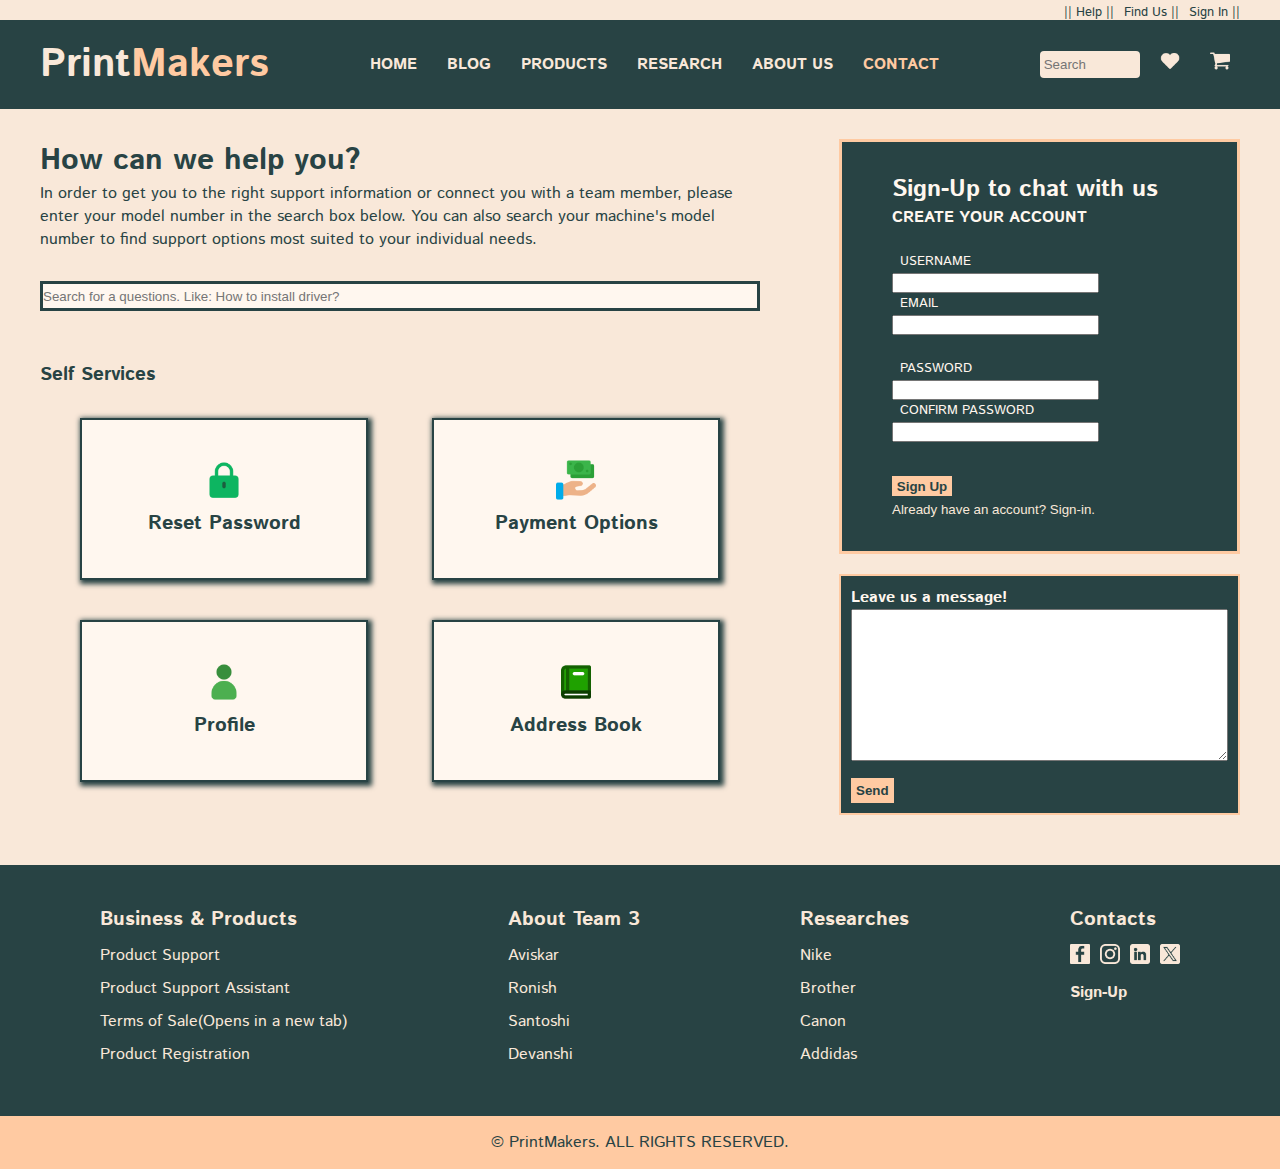
<file: pages/contact.html>
<!DOCTYPE html>
<html lang="en">

<head>
    <meta charset="UTF-8">
    <meta name="viewport" content="width=device-width, initial-scale=1.0">
    <meta content="Printer e-commerce site">
    <meta name="keywords" content="Printer, Project, e-commerce">
    <meta name="author" content="Ronish, Aviskar, Devanshi,Santoshi">
    <title>PrintMakers | Contact</title>
    <link rel="stylesheet" href="../style/index.css">
    <style>
        /*CSS FOR CONTACT PAGE*/
        .help {
            text-align: left;
            width: 60%;
            color: #284344;
        }

        .help h2 {
            font-size: 30px;
        }

        .help form {
            padding-top: 30px;
        }

        .help form input {
            width: 100%;
            border: #284344 3px solid;
            background-color: #fff7ef;
            color: #284344;
            height: 30px;
        }


        .double-card {
            padding: 10px 40px;
            margin-top: 20px;
        }

        .card {
            border: 2px solid #284344;
            width: 45%;
            text-align: center;
            padding: 40px 0px;
            background-color: #fff7ef;
            box-shadow: 2px 2px 5px 2px #284344;
            transition: 0.3s;
        }

        .card:hover {
            transform: scale(1.1);
            transition: 0.5s;
        }

        .card a {
            color: #284344;
            font-size: 20px;
            font-weight: bold;
        }

        .sign-up {
            padding: 30px 50px;
            border: 3px solid #ffcaa2;
            color: #fff7ef;
        }

        .sign-up p {
            font-size: small;
            padding-left: 8px;
        }

        .sign-up input {
            width: 70%;
            height: 20px;
        }

        .sign-up a {
            color: #fff7ef;
        }

        .sign-up-button {
            margin-top: 10px;
            background-color: #ffcaa2;
            color: #284344;
            max-width: 60px;
            font-weight: bold;
            border: none;
        }

        .sign-up-button:hover {
            color: #ffcaa2;
            background-color: #284344;
            transition: 0.5s;
        }

        .message {
            color: #fff7ef;
            border: #ffcaa2 2px solid;
            margin-top: 20px;
            padding: 10px;
        }
    </style>
</head>

<body>
    <!--PROVIING HEADER TAG-->
    <header>
        <div class="con"> <!--Wrapper for Header-->
            <ul class="header">
                <li><a href="">|| Help ||</a></li>
                <li><a href="">Find Us ||</a></li>
                <li><a href="./contact.html">Sign In ||</a></li>
            </ul>
        </div>
    </header>
    <!--PROVIDING NAV TAG FOR NAVIGATION-->
    <nav>
        <div class="con">
            <div class="flex navbar""><!--WRAPPER FOR NAVIGATION BAR USING FLEXBOX-->
                <div class=" logo"><!--CREATING DIV FOR PROVIDING LOGO-->
                <a href="../index.html">
                    <h1>Print<span style="color: #ffcaa2 ;">Makers</span> </h1>
                </a>
            </div>
            <div class="pages"><!--CREATING DIV FOR PROVIDING NAVIGATION BAR-->
                <ul class="flex" style="gap: 10px;"><!--USING FLEX-->
                    <li><a class="" href="../index.html">HOME</a></li>
                    <li><a class="" href="blogpage.html">BLOG</a></li>
                    <li><a class="" href="product.html">PRODUCTS</a></li>
                    <li><a class="" href="research.html">RESEARCH</a></li>
                    <li><a class="" href="about.html">ABOUT US</a></li>
                    <li><a class="current" href="contact.html">CONTACT</a></li>
                </ul>
            </div><!--CREATING DIV FOR ICON BAR-->
            <div>
                <ul class="flex" style="gap: 10px;"><!--USING FLEX-->
                    <li><input class="search" type="search" style="" name="search" id="" placeholder=" Search"></li>
                    <li><a href=""><img src="../img/hearts.png" width="20px" alt=""></a></li>
                    <li><a href=""><img src="../img/shopping-cart-black-shape.png" width="20px" alt=""></a></li>
                </ul>
            </div>
        </div>
        </div>
    </nav>
    <!--THIS SECTION COVER THE MAIN CONTENT OF CONTACT PAGE-->
    <main style="background-color: #F9E8D9;"> 
        <!--THIS SECTION COVERS HOW THE COMPANY CAN HELP YOU-->
        <section class="flex con" style="padding-top: 30px; align-items: start; padding-bottom: 50px;">
            <div class="help">
                <h2>How can we help you?</h2>
                <p>In order to get you to the right support information or connect you with a team member, please enter
                    your model number in the search box below. You can also search your machine's model number to find
                    support options most suited to your individual needs.</p>
                <form action="">
                    <input type="search" name="search"
                        placeholder="Search for a questions. Like: How to install driver?">
                </form>
                <!--THIS DIVISION COVERS THE SELF-SERVICES-->
                <h3 style="padding-top: 50px;">Self Services</h3>
                <div>
                    <div class="flex double-card">
                        <div class="card">
                            <img src="../img/contact_1.png" width="40px" alt="">
                            <a href="">
                                <p>Reset Password</p>
                            </a>
                        </div>
                        <div class="card">
                            <img src="../img/contact_2.png" width="40px" alt="">
                            <a href="">
                                <p>Payment Options</p>
                            </a>
                        </div>
                    </div>
                    <div class="flex double-card">
                        <div class="card">
                            <img src="../img/contact_3.png" width="40px" alt="">
                            <a href="">
                                <p>Profile</p>
                            </a>
                        </div>
                        <div class="card">
                            <img src="../img/contact_4.png" width="40px" alt="">
                            <a href="">
                                <p>Address Book</p>
                            </a>
                        </div>
                    </div>
                </div>
            </div>
            <!--FORM VALIDATION SECTION TO CHAT WITH THE COMPANY-->
            <div>
                <div style="display: block;" id="mainSign">
                    <div style="background: #284344;" class="sign-up">
                        <h2 id="sign-up">Sign-Up to chat with us</h2>
                        <h4 id="create_your_acc">CREATE YOUR ACCOUNT</h4>
                        <br>
                        <form action="" name="signUpForm" onsubmit="signUp()">
                            <p>USERNAME</p>
                            <input type="text" name="uname" id="">
                            <br>
                            <p>EMAIL</p>
                            <input type="email" name="email" id="">
                            <br>
                            <br>
                            <p>PASSWORD</p>
                            <input type="password" name="password" id="">
                            <p id="confirm_pass">CONFIRM PASSWORD</p>
                            <input type="password" name="compassword" id="compassword">
                            <br>
                            <br>
                            <input type="submit" class="sign-up-button" name="" id="buttonSignUp" value="Sign Up">
                        </form>
                        <button onclick="signIn()" id="account"
                            style="color: #F9E8D9; background-color: transparent;cursor: pointer;"
                            name="account">Already have an account?
                            Sign-in.</button>
                    </div>
                </div>

                <div style="display: none;" id="mainSignUp">
                    <div style="background: #284344;" class="sign-up">
                        <h2 id="sign-up">Sign-In to chat with us</h2>
                        <br>
                        <form action="" name="signInForm" onsubmit="signin()">
                            <p>USERNAME</p>
                            <input type="text" name="Uname" id="">
                            <br>
                            <p>EMAIL</p>
                            <input type="email" name="Email" id="">
                            <br>
                            <br>
                            <p>PASSWORD</p>
                            <input type="password" name="Password" id="">
                            <br>
                            <br>
                            <input type="submit" class="sign-up-button" name="" id="buttonSignUp" value="Sign In">
                        </form>
                        <button onclick="signIn()" id="account"
                            style="color: #F9E8D9; background-color: transparent;cursor: pointer;" name="account">Don't
                            have a account
                            Sign-in.</button>
                    </div>
                </div>

                <div class="message" style="background-color: #284344;">
                    <h4>Leave us a message!</h4>
                    <textarea name="" id="" cols="45" rows="10"></textarea><br>
                    <input type="submit" class="sign-up-button" name="" id="" value="Send" style="padding: 5px;">
                </div>
            </div>
            </div>

        </section>
    </main>
    <!------------------------------FOOTER--------------------------------->
    <footer style="background-color: #284344;">
        <div class="flex con" style="justify-content:space-around ; gap: 40px; align-items: start;">
            <div>
                <h4>Business & Products</h4>
                <ul>
                    <li><a href="">Product Support</a></li>
                    <li><a href="">Product Support Assistant</a></li>
                    <li><a href="">Terms of Sale(Opens in a new tab)</a></li>
                    <li><a href="">Product Registration</a></li>
                </ul>
            </div>
            <div>
                <h4>About Team 3</h4>
                <ul>
                    <li><a href="./aaviskarCV.html">Aviskar</a></li>
                    <li><a href="./ronishCV.html">Ronish</a></li>
                    <li><a href="./santoshiCV.html">Santoshi</a></li>
                    <li><a href="./devanshiCV.html">Devanshi</a></li>
                </ul>
            </div>
            <div>
                <h4>Researches</h4>
                <ul>
                    <li><a href="https://www.nike.com/" target="_blank">Nike</a></li>
                    <li><a href="https://www.brother-usa.com/home/printers-fax" target="_blank">Brother</a></li>
                    <li><a href="https://www.usa.canon.com/" target="_blank">Canon</a></li>
                    <li><a href="https://www.adidas.com/us" target="_blank">Addidas</a></li>
                </ul>
            </div>
            <div class="contacts">
                <h4>Contacts</h4>
                <ul class="flex" style="gap: 10px;">
                    <li><a href=""><img src="../img/facebook-logo.png" width="20px" alt=""></a></li>
                    <li><a href=""><img src="../img/instagram-logo.png" width="20px" alt=""></a></li>
                    <li><a href=""><img src="../img/linkedin.png" width="20px" alt=""></a></li>
                    <li><a href=""><img src="../img/twitter.png" width="20px" alt=""></a></li>
                </ul>
                <p><a style="font-weight: bold; color: #F9E8D9;" href="./contact.html">Sign-Up</a></p>
            </div>
        </div>
    </footer>

    <div style="text-align: center; background-color: #ffcaa2; color: #284344; padding: 15px 0px; font-size: 16px;">
        <p>&copy; PrintMakers. ALL RIGHTS RESERVED. </p>
    </div>
    <script src="../script/contact.js"></script>
</body>

</html>
</file>
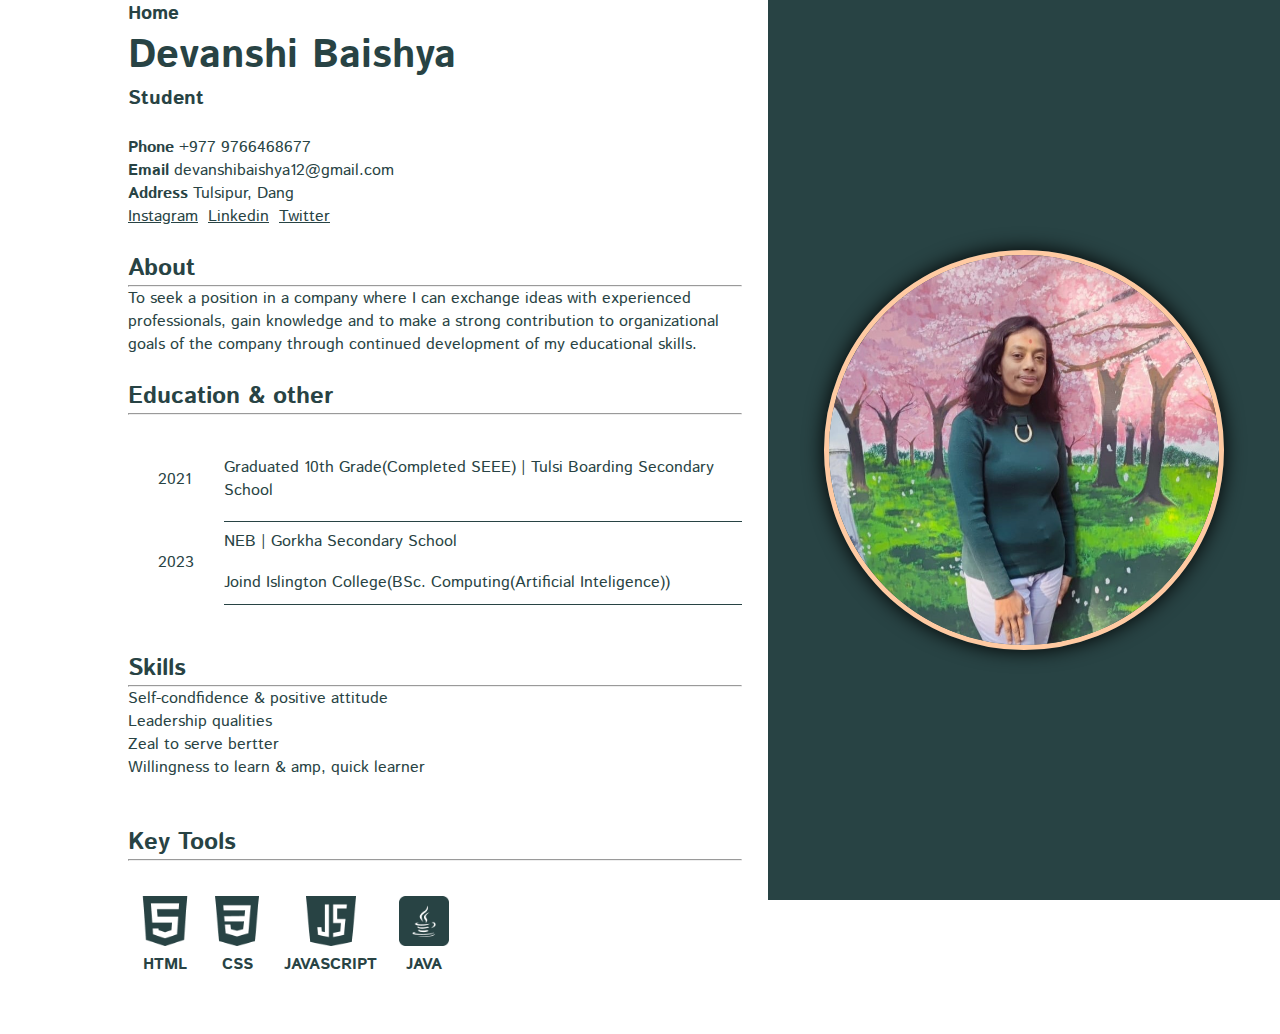
<file: pages/devanshiCV.html>
<!DOCTYPE html>
<html lang="en">

<head>
    <meta charset="UTF-8">
    <meta name="viewport" content="width=device-width, initial-scale=1.0"><meta content="Printer e-commerce site">
    <meta name="keywords" content="Printer, Project, e-commerce">
    <meta name="author" content="Ronish, Aviskar, Devanshi,Santoshi">
    <title>Aaviskar Devkota</title>
    <link rel="stylesheet" href="../style/index.css">
    <style>
        /*Css for CV page*/
        .profile {
            width: 50%;
            position: relative;
        }

        .profile img {
            border: 5px solid #ffcaa2;
            box-shadow: 0px 0px 20px 0px black;
        }

        .details {
            color: #284344;
            margin-left: 10%;
            width: 50%;
            padding-right: 2%;
        }

        .specializations tr td {
            padding: 10px;
            text-align: center;
            font-weight: bold;
        }

        .specializations img {
            width: 50px;
            height: 50px;
        }
    </style>
</head>

<body>
    
    <main class="flex">
        <!--INDIVIDUAL DETAILS-->
        <div class="details">
            <h3><a href="../index.html" style="color: #284344;">Home</a></h3>
            <h1>Devanshi Baishya</h1>
            <h4 style="font-size: 20px;">Student</h4>
            <br>
            <p><span style="font-weight: bold;">Phone</span> +977 9766468677</p>
            <p><span style="font-weight: bold;">Email</span> devanshibaishya12@gmail.com</p>
            <p><span style="font-weight: bold;">Address</span> Tulsipur, Dang</p>
            <ul class="flex" style="justify-content: center; gap: 10px; float: left;">
                <li><a href="" style="color: #284344;"><u>Instagram</u></a></li>
                <li><a href="" style="color: #284344;"><u>Linkedin</u></a></li>
                <li><a href="" style="color: #284344;"><u>Twitter</u></a></li>
            </ul>
            <br>
            <br>
            <!--SHORT INTRODUCTION OF INDIVIDUAL-->
            <div>
                <h2>About</h2>
                <hr>
                <p>To seek a position in a company where I can exchange ideas with experienced professionals, gain knowledge and to make a strong contribution to organizational goals of the company through continued development of my educational skills.</p>
            </div>
            <br>
            <!--TIME TABLE USING TABLE TAG-->
            <div>
                <h2>Education & other</h2>
                <hr>
                <br>
                <table style="border-collapse: collapse">
                    <tr>
                        <td rowspan="" style="padding: 30px;">2021</td>
                        <td style="border-bottom: 1px solid #284344;">Graduated 10th Grade(Completed SEEE) | Tulsi Boarding Secondary School</td>
                    </tr>
                    <tr>
                    </tr>
                    <tr>
                        <td rowspan="3" style="padding: 30px;">2023</td>
                        <td>NEB | Gorkha Secondary School</td>
                    </tr>
                    <tr>
                        <td style="border-bottom: 1px solid #284344;">Joind Islington College(BSc. Computing(Artificial
                            Inteligence))</td>
                    </tr>
                </table>
            </div>
            <br>
            <br>
            <!--SKILLS OF INDIVIDUAL-->
            <h2>Skills</h2>
            <hr>
            <ul>
                <li>Self-condfidence & positive attitude</li>
                <li>Leadership qualities</li>
                <li>Zeal to serve bertter</li>
                <li>Willingness to learn & amp, quick learner</li>
            </ul>
            <br>
            <br>
            <!--KEY TOOLS OF INDIVIDUAL USING TABLE TAG-->
            <h2>Key Tools</h2>
            <hr>
            <br>
            <table class="specializations">
                <tr>
                    <td>
                        <img src="../img/html.png" alt="">
                        <p>HTML</p>
                    </td>
                    <td>
                        <img src="../img/css-3.png" alt="">
                        <p> CSS</p>
                    </td>
                    <td>
                        <img src="../img/java-script.png" alt="">
                        <p>JAVASCRIPT</p>
                    </td>
                    <td>
                        <img src="../img/java.png" alt="">
                        <p>JAVA</p>
                    </td>
                </tr>
            </table>
            <br>
            <br>
        </div>
        <div class="profile"
            style=" background-color: #284344;width: 40%; height: 100vh;position: fixed; top: 0; right: 0; bottom: 0;"">
                    <img src=" ../img/devanshi.jpg" width="400px" style="object-fit: cover;border-radius: 50%;position: absolute;inset: 0;
            margin: auto;" height="400px;">
        </div>
    </main>
</body>

</html>
</file>
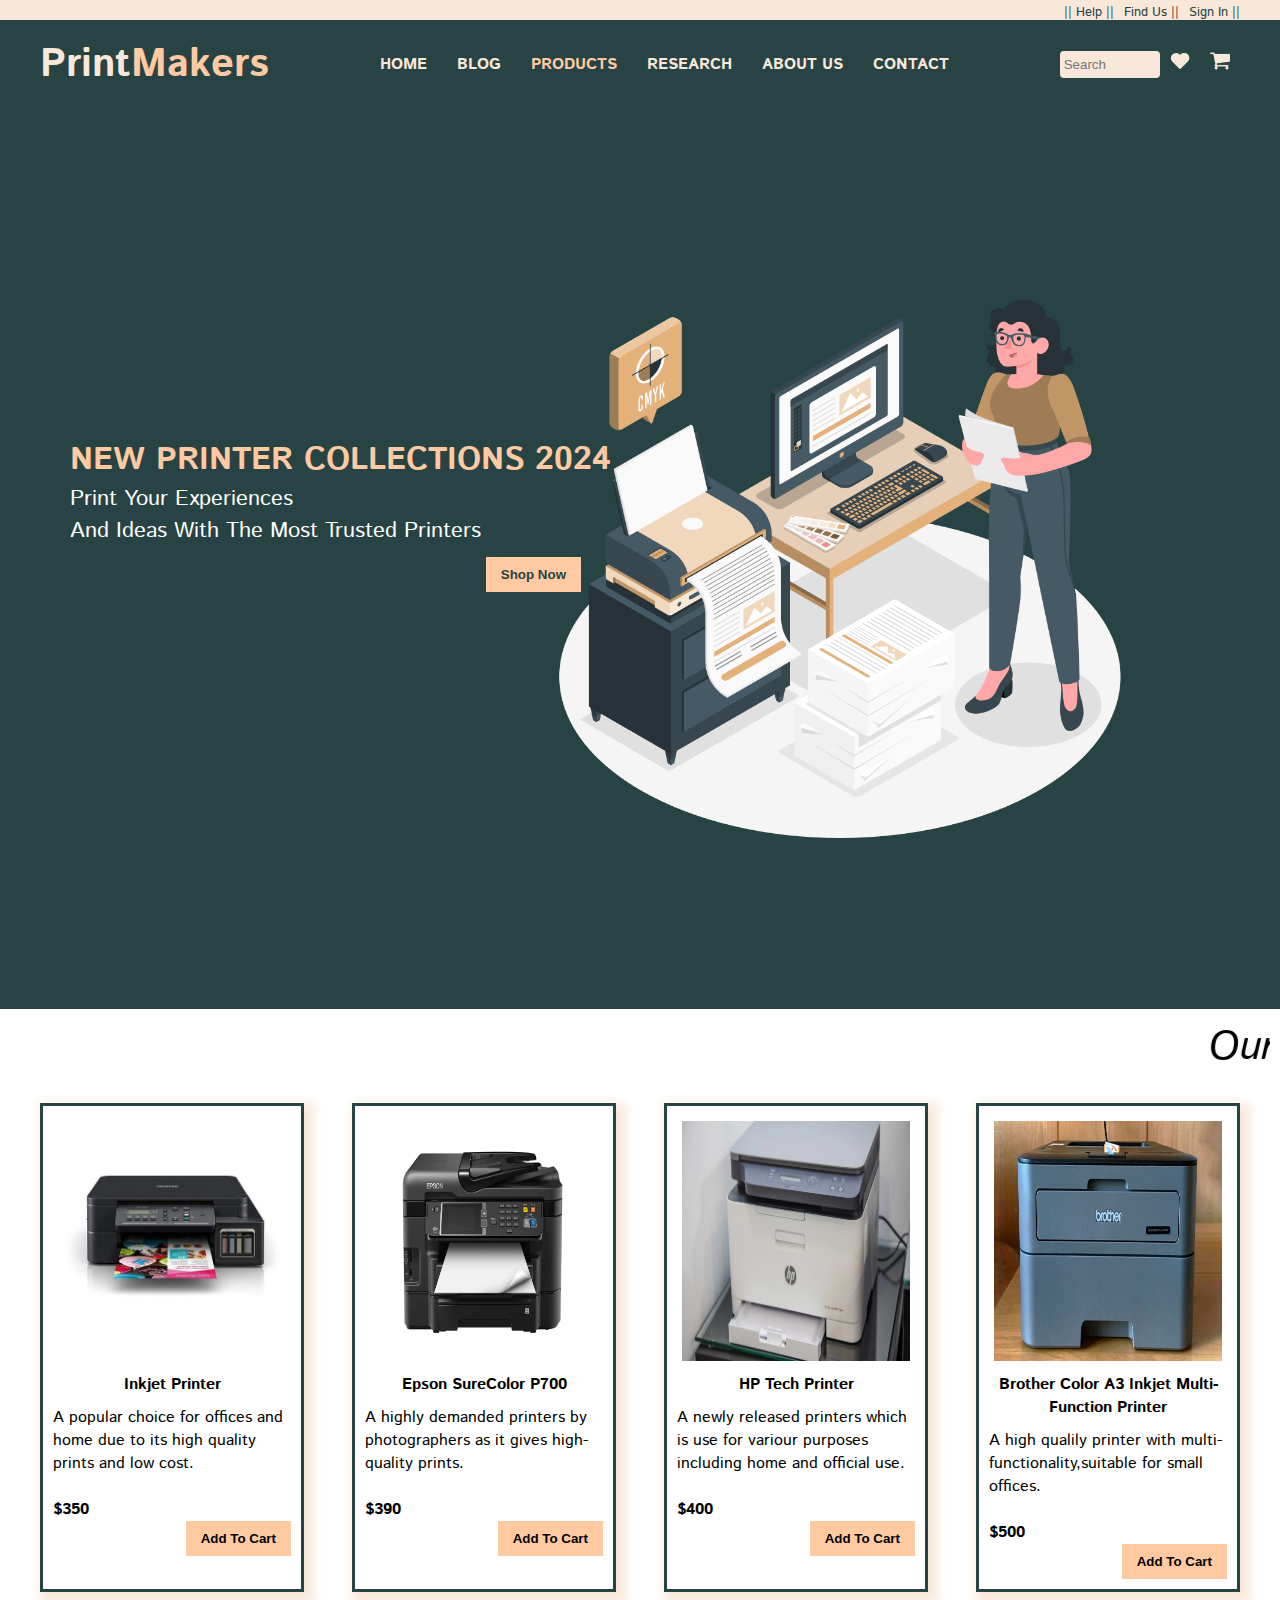
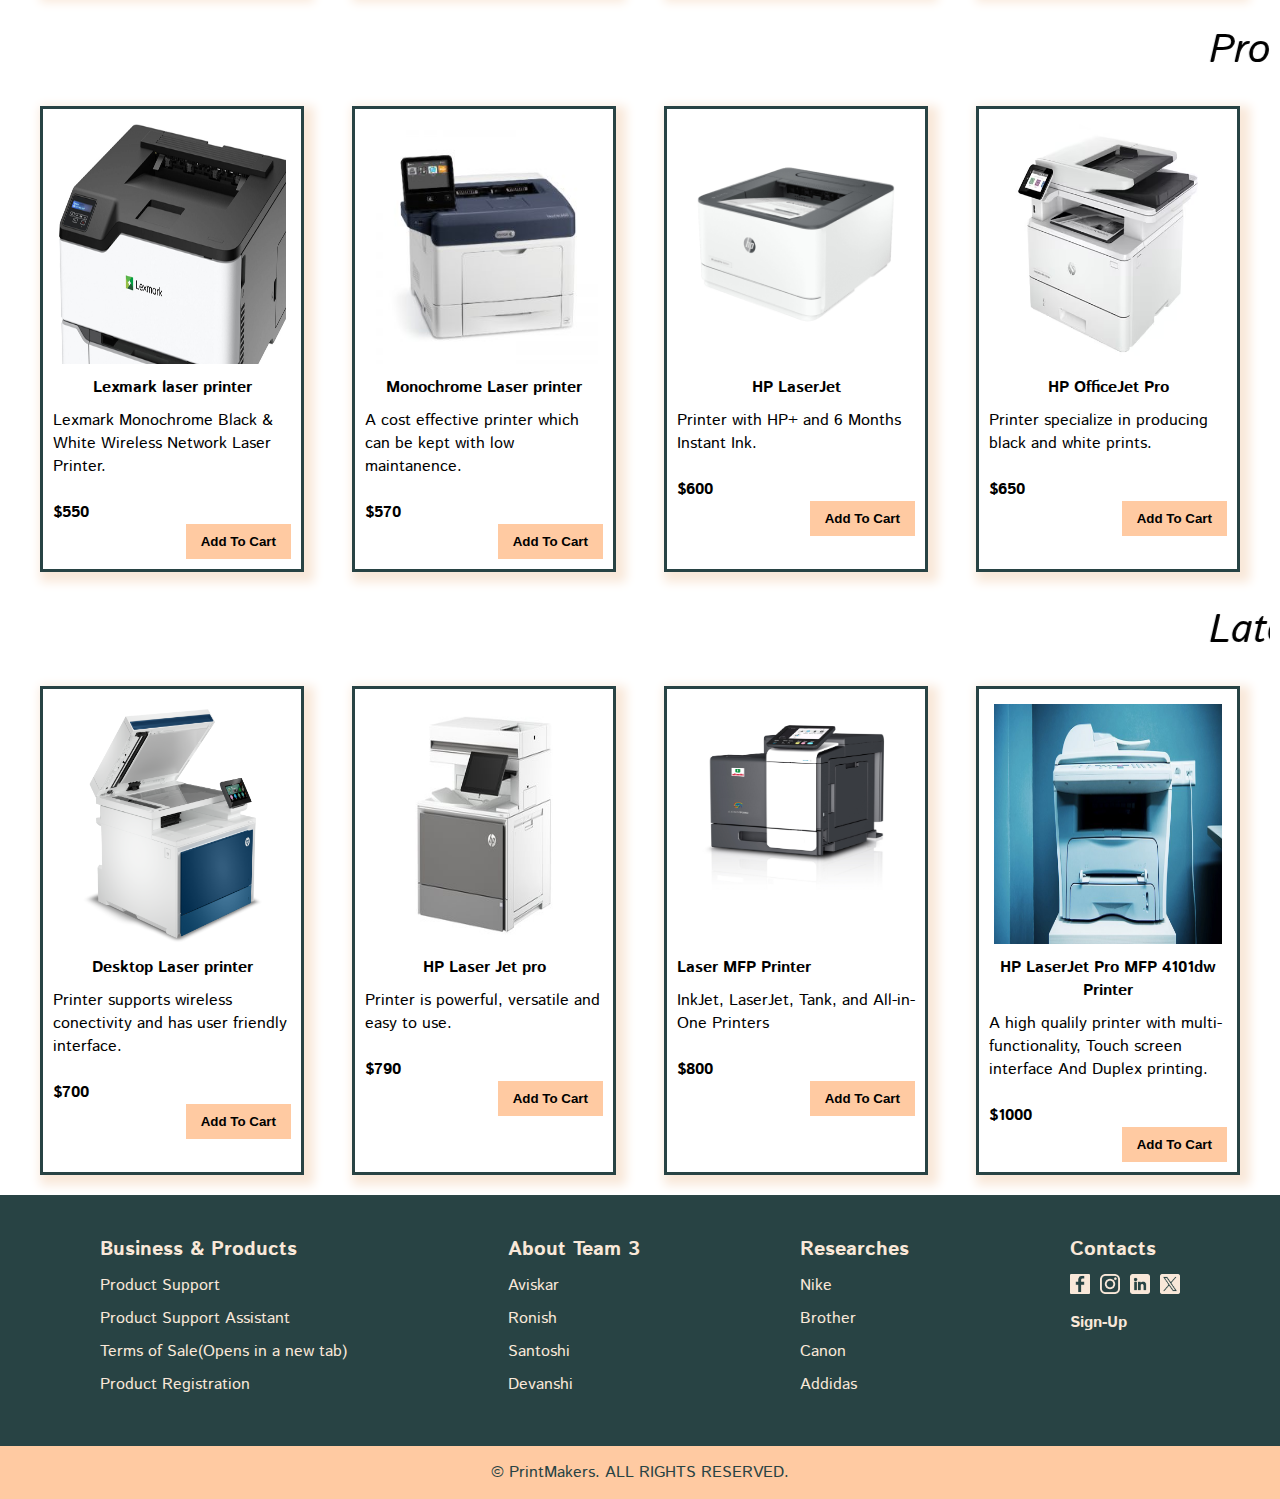
<file: pages/product.html>
<!DOCTYPE HTML>
<html>

<head>
    <title>PrintMakers | Products</title>
    <meta name="description" content="Description of product page">
    <meta name=keyword content="HTML">
    <meta name="author" content="Santoshi Paudel">
    <link rel="stylesheet" href="../style/index.css">
    <style type="text/css">
        /********************** CSS FOR PRODUCT PAGE***********************/
        .content {
            background-image: url(../img/printer.png);
            background-color: #284344;
            height: 100vh;
            background-size: 50%;
            background-position: 500px;
            background-repeat: no-repeat;
            display: flex;
            flex-direction: column;
            justify-content: center;
            align-items: flex-start;
        }

        .content p {
            font-size: 22px;
            color: white;
            padding-left: 30px;

        }

        .Printers {
            display: grid;
            display: flex;
            grid-template-columns: repeat(auto, minmax(260px, auto));
            grid-gap: 3rem;
            transition: all.40s;
            border-spacing: 310px;
            box-sizing: 310px;
        }

        .heading {
            font-weight: bold;
            font-style: italic;
            font-size: xx-large;
            padding: 10px
        }

        .product {
            background-color: white;
            box-shadow: 5px 5px 10px 5px #F9E8D9;
            width: 310px;
            margin-bottom: 20px;
            padding: 10px;
            border: 3px solid #284344;
            color: black;
            text-align: left;
        }

        .product p {
            margin-top: 10px;
        }

        .product button {
            background-color: #284344;
            color: black;
            padding: 10px 15px;
            font-weight: bold;
            float: right;
            background-color: #ffcaa2;
        }

        .product img {
            width: 100%;
            height: 250px;
            padding: 5px;
            margin: 20px, 0px;
        }

        .product img:hover {
            transition: transform .2s;
            transform: scale(0.7);
        }

        .product button:hover {
            transform: scale(1.1);
        }

        .popup-message {

            display: none;
            color: black;
            text-align: center;
            font-size: 18px;
            position: fixed;
            top: 0;
            right: 0;
            background-color: #f0f0f0;
            padding: 10px;
            border: 3px solid #284344
        }


        .flex.con {
            display: flex;
        }
    </style>
</head>

<body>
    <!--PROVIING HEADER TAG-->
    <header>
        <div class="con"> <!--Wrapper for Header-->
            <ul class="header">
                <li><a href="">|| Help ||</a></li>
                <li><a href="">Find Us ||</a></li>
                <li><a href="./contact.html">Sign In ||</a></li>
            </ul>
        </div>
    </header>
    <!--PROVIDING NAV TAG FOR NAVIGATION-->
    <nav>
        <div class="flex con"><!--WRAPPER FOR NAVIGATION BAR USING FLEXBOX-->
            <div class="logo"><!--CREATING DIV FOR PROVIDING LOGO-->
                <a href="../index.html">
                    <h1>Print<span style="color: #ffcaa2 ;">Makers</span> </h1>
                </a>
            </div>
            <div class="pages"><!--CREATING DIV FOR PROVIDING NAVIGATION BAR-->
                <ul class="flex" style="gap: 10px;"><!--USING FLEX-->
                    <li><a class="" href="../index.html">HOME</a></li>
                    <li><a class="" href="./blogpage.html">BLOG</a></li>
                    <li><a class="current" href="../pages/product.html">PRODUCTS</a></li>
                    <li><a class="" href="../pages/research.html">RESEARCH</a></li>
                    <li><a class="" href="./about.html">ABOUT US</a></li>
                    <li><a class="" href="./contact.html">CONTACT</a></li>
                </ul>
            </div>
            <div><!--CREATING DIV FOR ICON BAR-->
                <ul class="flex" style="gap: 10px;"><!--USING FLEX-->
                    <li><input class="search" type="search" style="" name="search" id="" placeholder=" Search"></li>
                    <li><img src="../img/hearts.png" width="20px" alt=""></a></li>
                    <li><a href=""><img src="../img/shopping-cart-black-shape.png" width="20px" alt=""></a></li>
                </ul>
            </div>
        </div>
    </nav>

    <!--PRODUCT PAGE STARTS-->
    <section style="background-color: #284344">
        <div class="con">

            <div class="content">
                <section>
                    <h1 style="text-align: left;font-size: xx-large; padding-left: 30px ;color: #ffcaa2;">
                        NEW PRINTER COLLECTIONS 2024</h1>
                    <p> Print Your Experiences <br> And Ideas With The Most Trusted Printers </p>
                    <button
                        style="background-color: #ffcaa2;color: black;padding: 10px 15px;font-weight: bold;margin:10px 30px 90px;           float: right; ">
                        <a href="#printerSection" style="color: #284344;"> Shop Now</a></button>

                </section>
            </div>
        </div>
    </section>

    <!--MAIN CONTENT OF PRODUCTS-->
    <div class="heading">
        <h1>
            <marquee>Our Products</marquee>
        </h1>
    </div>
    <section id="printerSection" class="Printers con">

        <div class="product">
            <img src="../img/injekprinter.png">
            <h4 style="text-align: center">Inkjet Printer</h4>
            <p>A popular choice for offices and home due to its high quality prints and low cost.</p>
            <br>
            <h4>$350</h4>
            <button id="Added successfully"> Add To Cart</button>
        </div>

        <div class="product">
            <img src=../img/product2.png>
            <h4 style="text-align: center">Epson SureColor P700 </h4>
            <p>A highly demanded printers by photographers as it gives high-quality prints.</p>
            <br>
            <h4>$390</h4>
            <button id="Added successfully2">Add To Cart</button>
        </div>

        <div class="product">
            <img src="../img/product3.png">
            <h4 style="text-align: center">HP Tech Printer</h4>
            <p>A newly released printers which is use for variour purposes including home and official use.</p>
            <br>
            <h4>$400</h4>
            <button id="Added successfully3">Add To Cart</button>
        </div>

        <div class="product">
            <img src="../img/product4.png">
            <h4 style="text-align: center">Brother Color A3 Inkjet Multi-Function Printer</h4>
            <p> A high qualily printer with multi-functionality,suitable for small offices.</p>
            <br>
            <h4>$500
            </h4>
            <button id="Added successfully4">Add To Cart</button>
        </div>
    </section>

    <section class=heading>
        <h1>
            <marquee>Products On Sale (30% Off)</marquee>
        </h1>
    </section>

    <div class="Printers con">
        <div class="product">
            <img src="../img/product5.png">
            <h4 style="text-align: center">Lexmark laser printer</h4>
            <p>Lexmark Monochrome Black & White Wireless Network Laser Printer.</p>
            <br>
            <h4>$550</h4>
            <button id="Added successfully5">Add To Cart</button>
        </div>
        <div class="product">
            <img src="../img/product.6.png">
            <h4 style="text-align: center">Monochrome Laser printer</h4>
            <p>A cost effective printer which can be kept with low maintanence.</p>
            <br>
            <h4>$570</h4>
            <button id="Added successfully6">Add To Cart</button>
        </div>
        <div class="product">
            <img src="../img/product7.png">
            <h4 style="text-align: center">HP LaserJet </h4>
            <p>Printer with HP+ and 6 Months Instant Ink.</p>
            <br>
            <h4>$600
                <h4 />
                <button id="Added successfully7">Add To Cart</button>
        </div>
        <div class="product">
            <img src="../img/product8.png">
            <h4 style="text-align: center">HP OfficeJet Pro</h4>
            <p>Printer specialize in producing black and white prints.</p>
            <br>
            <h4>$650
                <h4 />
                <button id="Added successfully8">Add To Cart</button>
        </div>
    </div>

    <section class="heading">
        <h1>
            <marquee>Latest Products</marquee>
        </h1>
    </section>

    <div class="Printers con">
        <div class="product">
            <img src="../img/product9.png">
            <h4 style="text-align: center">Desktop Laser printer</h4>
            <p> Printer supports wireless conectivity and has user friendly interface.</p>
            <br>
            <h4>$700</h4>
            <button id="Added successfully9">Add To Cart</button>
        </div>
        <div class="product">
            <img src="../img/product10.png">
            <h4 style="text-align: center">HP Laser Jet pro</h4>
            <p>Printer is powerful, versatile and easy to use.</p>
            <br>
            <h4>$790</h4>
            <button id="Added successfully10">Add To Cart</button>
        </div>
        <div class="product">
            <img src="../img/product11.png">
            <h4>Laser MFP Printer</h4>
            <p>InkJet, LaserJet, Tank, and All-in-One Printers</p>
            <br>
            <h4>$800
                <h4 />
                <button id="Added successfully11">Add To Cart</button>
        </div>
        <div class="product">
            <img src="../img/product12.png">
            <h4 style="text-align: center">HP LaserJet Pro MFP 4101dw Printer</h4>
            <p>A high qualily printer with multi-functionality, Touch screen interface And Duplex printing.</p>
            <br>
            <h4>$1000
            </h4>
            <button id="Added successfully12">Add To Cart</button>
        </div>
    </div>
    
    <div id="thankYouMessage" class="popup-message">
        Thank you for adding the product to your cart!
    </div>

    
  <!------------------------------FOOTER--------------------------------->
  <footer style="background-color: #284344;">
    <div class="flex con" style="justify-content:space-around ; gap: 40px; align-items: start;">
      <div>
        <h4>Business & Products</h4>
        <ul>
          <li><a href="">Product Support</a></li>
          <li><a href="">Product Support Assistant</a></li>
          <li><a href="">Terms of Sale(Opens in a new tab)</a></li>
          <li><a href="">Product Registration</a></li>
        </ul>
      </div>
      <div>
        <h4>About Team 3</h4>
        <ul>
          <li><a href="./aaviskarCV.html">Aviskar</a></li>
          <li><a href="./ronishCV.html">Ronish</a></li>
          <li><a href="./santoshiCV.html">Santoshi</a></li>
          <li><a href="./devanshiCV.html">Devanshi</a></li>
        </ul>
      </div>
      <div>
        <h4>Researches</h4>
        <ul>
            <li><a href="https://www.nike.com/" target="_blank">Nike</a></li>
            <li><a href="https://www.brother-usa.com/home/printers-fax" target="_blank">Brother</a></li>
            <li><a href="https://www.usa.canon.com/" target="_blank">Canon</a></li>
            <li><a href="https://www.adidas.com/us" target="_blank">Addidas</a></li>
        </ul>
      </div>
      <div class="contacts">
        <h4>Contacts</h4>
        <ul class="flex" style="gap: 10px;">
          <li><a href=""><img src="../img/facebook-logo.png" width="20px" alt=""></a></li>
          <li><a href=""><img src="../img/instagram-logo.png" width="20px" alt=""></a></li>
          <li><a href=""><img src="../img/linkedin.png" width="20px" alt=""></a></li>
          <li><a href=""><img src="../img/twitter.png" width="20px" alt=""></a></li>
        </ul>
        <p><a style="font-weight: bold; color: #F9E8D9;" href="./contact.html">Sign-Up</a></p>
      </div>
    </div>
  </footer>

  <div style="text-align: center; background-color: #ffcaa2; color: #284344; padding: 15px 0px; font-size: 16px;">
    <p>&copy; PrintMakers. ALL RIGHTS RESERVED. </p>
  </div>

    <script>
        // Function to show the "thank you" message
        function showThankYouMessage() {
            var thankYouMessage = document.getElementById('thankYouMessage');
            thankYouMessage.style.display = 'block';

            // Set a timeout to hide the message after 3 seconds 
            setTimeout(function () {
                thankYouMessage.style.display = 'none';
            }, 3000);
        }

        // Event listeners for the "Add To Cart" buttons
        document.getElementById('Added successfully').addEventListener('click', function () {
            showThankYouMessage();
        });
        document.getElementById('Added successfully2').addEventListener('click', function () {
            showThankYouMessage();
        });
        document.getElementById('Added successfully3').addEventListener('click', function () {
            showThankYouMessage();
        });
        document.getElementById('Added successfully4').addEventListener('click', function () {
            showThankYouMessage();
        });
        document.getElementById('Added successfully5').addEventListener('click', function () {
            showThankYouMessage();
        });
        document.getElementById('Added successfully6').addEventListener('click', function () {
            showThankYouMessage();
        });
        document.getElementById('Added successfully7').addEventListener('click', function () {
            showThankYouMessage();
        });
        document.getElementById('Added successfully8').addEventListener('click', function () {
            showThankYouMessage();
        });
        document.getElementById('Added successfully9').addEventListener('click', function () {
            showThankYouMessage();
        });
        document.getElementById('Added successfully10').addEventListener('click', function () {
            showThankYouMessage();
        });
        document.getElementById('Added successfully11').addEventListener('click', function () {
            showThankYouMessage();
        });
        document.getElementById('Added successfully12').addEventListener('click', function () {
            showThankYouMessage();
        });


    </script>
</body>

</html>
</file>
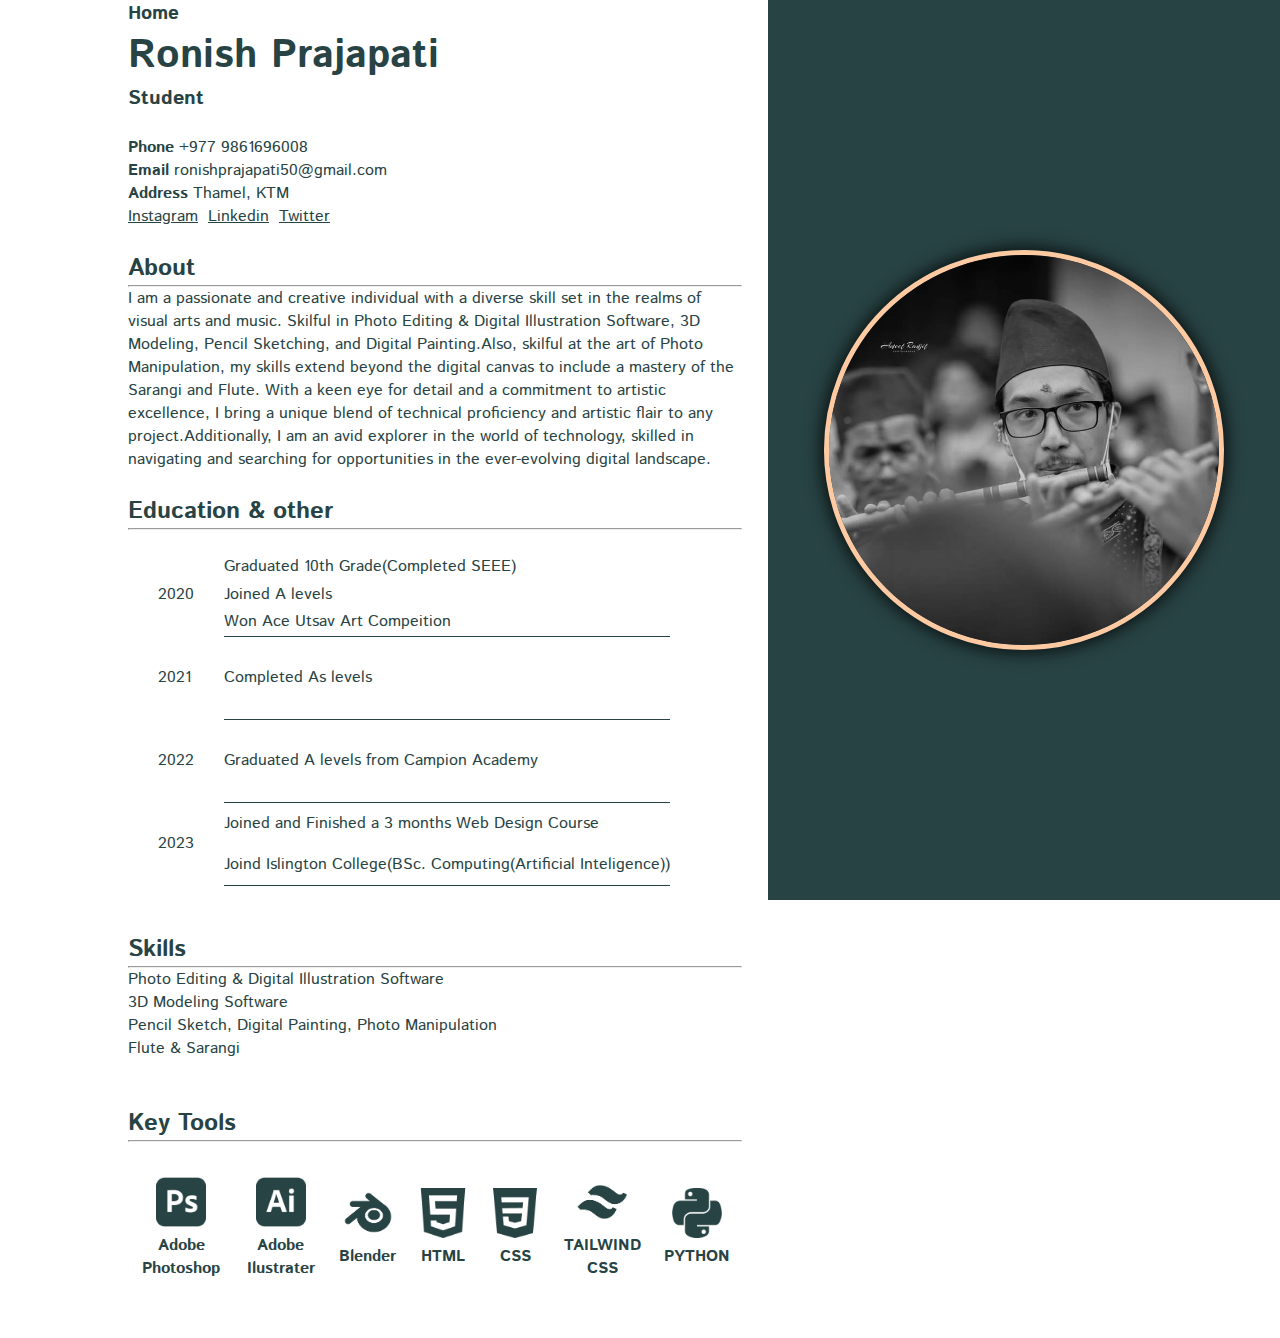
<file: pages/ronishCV.html>
<!DOCTYPE html>
<html lang="en">

<head>
    <meta charset="UTF-8">
    <meta name="viewport" content="width=device-width, initial-scale=1.0"><meta content="Printer e-commerce site">
    <meta name="keywords" content="Printer, Project, e-commerce">
    <meta name="author" content="Ronish, Aviskar, Devanshi,Santoshi">
    <title>Ronish Prajapati</title>
    <link rel="stylesheet" href="../style/index.css">
    <style>
        /*CSS FOR CV*/
        .profile {
            width: 50%;
            position: relative;
        }

        .profile img {
            border: 5px solid #ffcaa2;
            box-shadow: 0px 0px 20px 0px black;
        }

        .details {
            color: #284344;
            margin-left: 10%;
            width: 50%;
            padding-right: 2%;
        }

        .specializations tr td {
            padding: 10px;
            text-align: center;
            font-weight: bold;
        }

        .specializations img {
            width: 50px;
            height: 50px;
        }

    </style>
</head>

<body>
    <!--MAIN CONTENT OF CV-->
    <main class="flex">
        <!--INDIVIDUAL DETAILS-->
        <div class="details">
            <h3><a href="../index.html" style="color: #284344;">Home</a></h3>
            <h1>Ronish Prajapati</h1>
            <h4 style="font-size: 20px;">Student</h4>
            <br>
            <p><span style="font-weight: bold;">Phone</span> +977 9861696008</p>
            <p><span style="font-weight: bold;">Email</span> ronishprajapati50@gmail.com</p>
            <p><span style="font-weight: bold;">Address</span> Thamel, KTM</p>
            <ul class="flex" style="justify-content: center; gap: 10px; float: left;">
                <li><a href="" style="color: #284344;"><u>Instagram</u></a></li>
                <li><a href="" style="color: #284344;"><u>Linkedin</u></a></li>
                <li><a href="" style="color: #284344;"><u>Twitter</u></a></li>
            </ul>
            <br>
            <br>
            <!--SHORT INTRODUCTION OF INDIVIDUAL-->
            <div>
                <h2>About</h2>
                <hr>
                <p>I am a passionate and creative individual with a diverse skill set in the realms of visual arts and
                    music. Skilful in Photo Editing & Digital Illustration Software, 3D Modeling, Pencil Sketching, and
                    Digital Painting.Also, skilful at the art of Photo Manipulation, my skills extend beyond the digital
                    canvas to include a mastery of the Sarangi and Flute. With a keen eye for detail and a commitment to
                    artistic excellence, I bring a unique blend of technical proficiency and artistic flair to any
                    project.Additionally, I am an avid explorer in the world of technology, skilled in navigating and
                    searching for opportunities in the ever-evolving digital landscape. </p>
            </div>
            <br>
            <div>
                <h2>Education & other</h2>
                <hr>
                <br>
                <!--TIME TABLE USING TABLE TAG-->
                <table style="border-collapse: collapse">
                    <tr>
                        <td rowspan="3" style="padding: 30px;">2020</td>
                        <td>Graduated 10th Grade(Completed SEEE)</td>
                    </tr>
                    <tr>
                        <td>Joined A levels</td>
                    </tr>
                    <tr>
                        <td style="border-bottom: 1px solid #284344;">Won Ace Utsav Art Compeition</td>
                    </tr>
                    <tr>
                        <td style="padding: 30px;">2021</td>
                        <td style="border-bottom: 1px solid #284344;">Completed As levels</td>
                    </tr>
                    <tr>
                        <td style="padding: 30px;">2022</td>
                        <td style="border-bottom: 1px solid #284344;">Graduated A levels from Campion Academy</td>
                    </tr>
                    <tr>
                        <td rowspan="2" style="padding: 30px;">2023</td>
                        <td>Joined and Finished a 3 months Web Design Course</td>
                    </tr>
                    <tr>
                        <td style="border-bottom: 1px solid #284344;">Joind Islington College(BSc. Computing(Artificial
                            Inteligence))</td>
                    </tr>
                </table>
            </div>
            <br>
            <br>
            <!--SKILLS OF INDIVIDUAL-->
            <h2>Skills</h2>
            <hr>
            <ul>
                <li>Photo Editing & Digital Illustration Software</li>
                <li>3D Modeling Software</li>
                <li>Pencil Sketch, Digital Painting, Photo Manipulation</li>
                <li>Flute & Sarangi</li>
            </ul>
            <br>
            <br>
            <!--KEY TOOLS OF INDIVIDUAL USING TABLE TAG-->
            <h2>Key Tools</h2>
            <hr>
            <br>
            <table class="specializations">
                <tr>
                    <td>
                        <img src="../img/photoshop.png" alt="">
                        <p>Adobe Photoshop</p>
                    </td>
                    <td>
                        <img src="../img/illustrator.png" alt="">
                        <p>Adobe Ilustrater</p>
                    </td>
                    <td>
                        <img src="../img/blender.png" alt="">
                        <p>Blender</p>
                    </td>
                    <td>
                        <img src="../img/html.png" alt="">
                        <p>HTML</p>
                    </td>
                    <td>
                        <img src="../img/css-3.png" alt="">
                        <p> CSS</p>
                    </td>
                    <td>
                        <img src="../img/tailwindcss.png" alt="">
                        <p>TAILWIND CSS</p>
                    </td>
                    <td>
                        <img src="../img/python.png" alt="">
                        <p>PYTHON</p>
                    </td>
                </tr>
            </table>
            <br>
            <br>
        </div>
        <div class="profile"
            style=" background-color: #284344;width: 40%; height: 100vh;position: fixed; top: 0; right: 0; bottom: 0;"">
                    <img src=" ../img/ronish.png" width="400px" style="object-fit: cover;border-radius: 50%;position: absolute;inset: 0;
            margin: auto;" height="400px;">
        </div>
    </main>
    
</body>

</html>
</file>
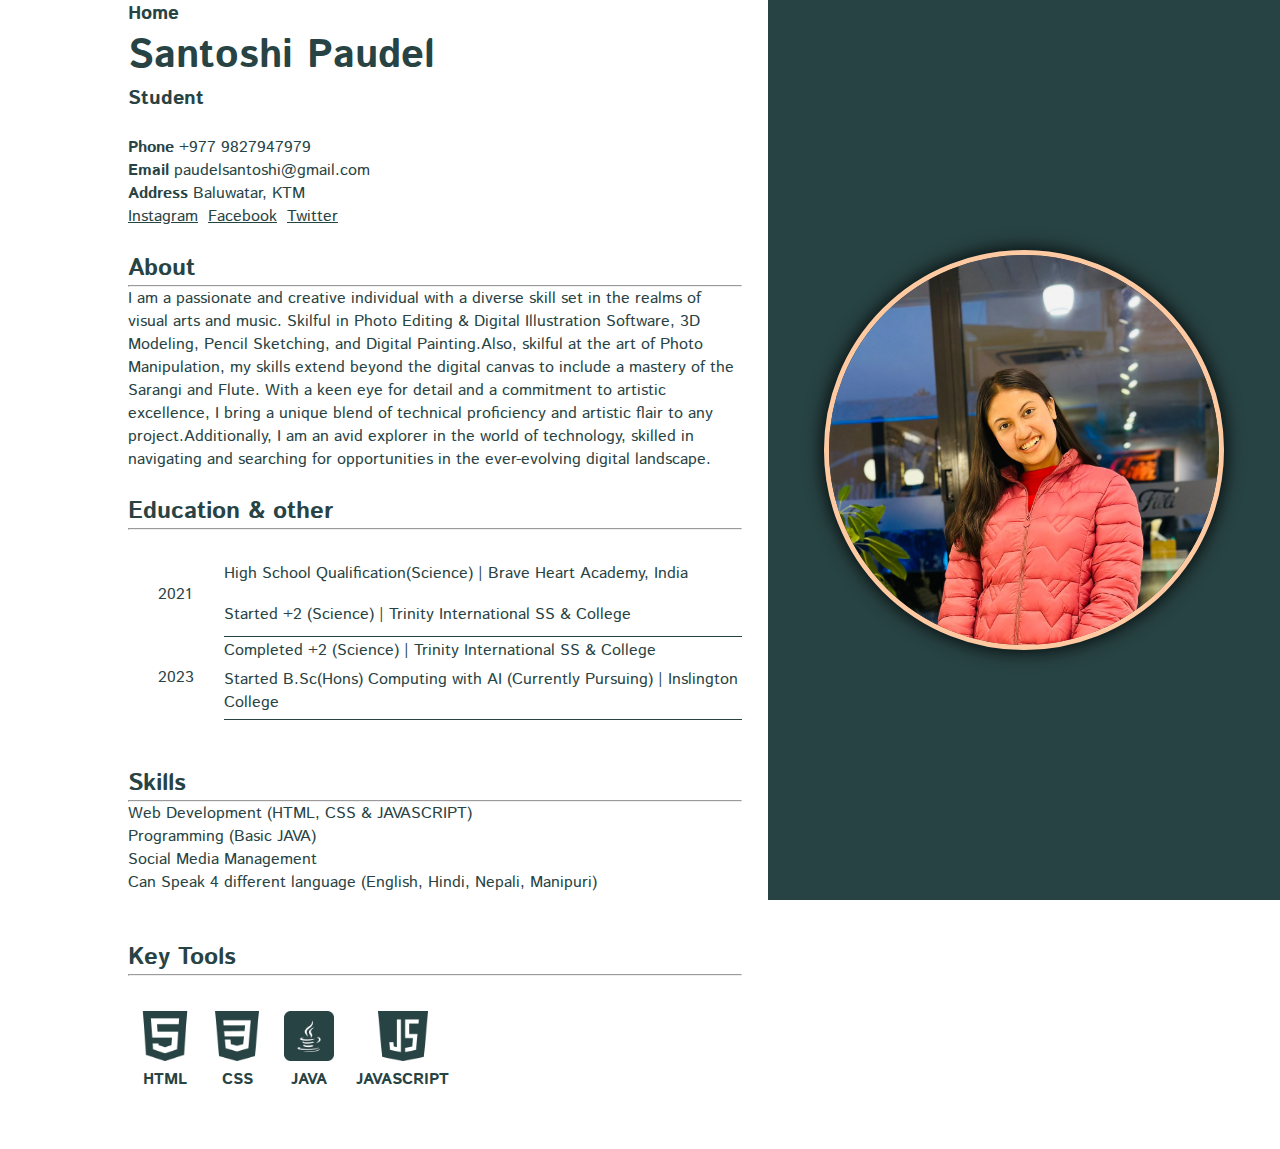
<file: pages/santoshiCV.html>
<!DOCTYPE html>
<html lang="en">

<head>
    <meta charset="UTF-8">
    <meta name="viewport" content="width=device-width, initial-scale=1.0"><meta content="Printer e-commerce site">
    <meta name="keywords" content="Printer, Project, e-commerce">
    <meta name="author" content="Ronish, Aviskar, Devanshi,Santoshi">
    <title>Santoshi Paudel</title>
    <link rel="stylesheet" href="../style/index.css">
    <style>
        /*Css for CV page*/
        .profile {
            width: 50%;
            position: relative;
        }

        .profile img {
            border: 5px solid #ffcaa2;
            box-shadow: 0px 0px 20px 0px black;
        }

        .details {
            color: #284344;
            margin-left: 10%;
            width: 50%;
            padding-right: 2%;
        }

        .specializations tr td {
            padding: 10px;
            text-align: center;
            font-weight: bold;
        }

        .specializations img {
            width: 50px;
            height: 50px;
        }


    </style>
</head>

<body>
    <!--THIS SECTION COVERS ALL THE PORTION FOR CV PAGE-->
    <main class="flex">
        <!--INDIVIDUAL DETAILS-->
        <div class="details">
            <h3><a href="../index.html" style="color: #284344;">Home</a></h3>
            <h1>Santoshi Paudel</h1>
            <h4 style="font-size: 20px;">Student</h4>
            <br>
            <p><span style="font-weight: bold;">Phone</span> +977 9827947979</p>
            <p><span style="font-weight: bold;">Email</span> paudelsantoshi@gmail.com</p>
            <p><span style="font-weight: bold;">Address</span> Baluwatar, KTM</p>
            <ul class="flex" style="justify-content: center; gap: 10px; float: left;">
                <li><a href="https://www.instagram.com/paudel.santoshi?igsh=NmQ2cWRkb3c3ZHhz&utm_source=qr" target="_blank" style="color: #284344;"><u>Instagram</u></a></li>
                <li><a href="https://www.facebook.com/santoshi.paudel.505?mibextid=LQQJ4d" target="_blank" style="color: #284344;"><u>Facebook</u></a></li>
                <li><a href="" target="_blank" style="color: #284344;"><u>Twitter</u></a></li>
            </ul>
            <br>
            <br>
            <!--SHORT INTRODUCTION OF INDIVIDUAL-->
            <div>
                <h2>About</h2>
                <hr>
                <p>I am a passionate and creative individual with a diverse skill set in the realms of visual arts and
                    music. Skilful in Photo Editing & Digital Illustration Software, 3D Modeling, Pencil Sketching, and
                    Digital Painting.Also, skilful at the art of Photo Manipulation, my skills extend beyond the digital
                    canvas to include a mastery of the Sarangi and Flute. With a keen eye for detail and a commitment to
                    artistic excellence, I bring a unique blend of technical proficiency and artistic flair to any
                    project.Additionally, I am an avid explorer in the world of technology, skilled in navigating and
                    searching for opportunities in the ever-evolving digital landscape. </p>
            </div>
            <br>
            <!--TIME TABLE USING TABLE TAG-->
            <div>
                <h2>Education & other</h2>
                <hr>
                <br>
                <table style="border-collapse: collapse">
                    <tr>
                        <td rowspan="3" style="padding: 30px;">2021</td>
                        <td>High School Qualification(Science) | Brave Heart Academy, India</td>
                    </tr>
                    <tr>
                        <td></td>
                    </tr>
                    <tr>
                        <td style="border-bottom: 1px solid #284344;">Started +2 (Science) | Trinity International SS & College</td>
                    </tr>
                    <tr>
                        <td style="padding: 30px;" rowspan="2">2023</td>
                        <td>Completed +2 (Science) | Trinity International SS & College</td>
                    </tr>
                    <tr>
                        <td style="border-bottom: 1px solid #284344;">Started B.Sc(Hons) Computing with AI (Currently Pursuing) | Inslington College </td>
                    </tr>
                </table>
            </div>
            <br>
            <br>
            <!--SKILLS OF INDIVIDUAL-->
            <h2>Skills</h2>
            <hr>
            <ul>
                <li>Web Development (HTML, CSS & JAVASCRIPT)</li>
                <li>Programming (Basic JAVA)</li>
                <li>Social Media Management</li>
                <li>Can Speak 4 different language (English, Hindi, Nepali, Manipuri)</li>
            </ul>
            <br>
            <br>
            <!--KEY TOOLS OF INDIVIDUAL USING TABLE TAG-->
            <h2>Key Tools</h2>
            <hr>
            <br>
            <table class="specializations">
                <tr>
                    <td>
                        <img src="../img/html.png" alt="">
                        <p>HTML</p>
                    </td>
                    <td>
                        <img src="../img/css-3.png" alt="">
                        <p> CSS</p>
                    </td>
                    <td>
                        <img src="../img/java.png" alt="">
                        <p>JAVA</p>
                    </td>
                    <td>
                        <img src="../img/java-script.png" alt="">
                        <p>JAVASCRIPT</p>
                    </td>
                </tr>
            </table>
            <br>
            <br>
        </div>
        <div class="profile"
            style=" background-color: #284344;width: 40%; height: 100vh;position: fixed; top: 0; right: 0; bottom: 0;"">
                    <img src=" ../img/santoshi.jpg" width="400px" style="object-fit: cover;border-radius: 50%;position: absolute;inset: 0;
            margin: auto;" height="400px;">
        </div>
    </main>
</body>

</html>
</file>
<file: style/index.css>
@import url('https://fonts.googleapis.com/css2?family=Homenaje&family=Istok+Web:wght@400;700&family=Krona+One&display=swap');


/********************* BASE CSS ************************/
*{
    margin: 0;
    padding: 0;
    box-sizing: border-box;
}
/*Defining varaiable for colors used in this website*/
:root{
    --text: #ffffff;
    --green:#284344;
    --Lbrown:#ffcaa2;
    --Bwhite: #F9E8D9;
}
/*ASSINGING FONT FAMILY TO WHOLE BODY*/
body{
    font-family: 'Istok Web', sans-serif;
    overflow-x: hidden;
}

/*REMOVING TEXT DECORATION FOR ALL */
a{text-decoration: none;}

/*REMOVING LIST-STYLING FOR ALL */
ul{list-style: none;}

.con{max-width: 1200px; margin: auto;} /*WRAPPER*/

/*DEFINING FLEX FOR CLASS flex*/
.flex{
    display: flex;
    justify-content: space-between;
    align-items: center;
}

/*CSS FOR HEADER*/
header{
    height: 20px;
    background-color: var(--Bwhite);
}

.header{
    display: flex;
    float: right;
    gap: 10px;
}

header ul li a{
    color: var(--green);
    font-size: small;
}

h1{
    font-size: 40px;
}


/* CSS FOR LOGO*/
.logo a{
    font-size: larger;
    color: var(--Bwhite);
    width: 10%;
}
.icon{
    width: 10%;
}

/********************** CSS FOR NAVBAR***********************/
.current{
    color: var(--Lbrown);
}
.navbar{
    width: 1200px;
}
nav{
    color: var(--text);
    background-color: var(--green);
    padding: 16px;
}
nav ul li a{
    color: var(--Bwhite);
    font-weight: bold;
    padding:0px 10px;
    position: relative;
    font-size: 16px;
}

.pages ul li a:after{
    content: "";
    position: absolute;
    background-color: var(--Bwhite);
    height: 3px;
    width: 0;
    left: 0;
    top: 25px;
    transition: .5s;
}

.pages ul li a:hover:after{
    width: 100%;
}

.search{
    background-color: var(--Bwhite);
    border: 0px;
    border-radius: 4px;
    color: #284344;
    padding: 6px 0px;
    width: 100px;
}


.icon ul li a{
    color: var(--Bwhite);
}


/*************************************FOOTER******************************************/

footer{
    color: var(--Bwhite);
    padding: 40px 0px;
}

footer ul li a{
    color: var(--Bwhite);
}

footer li{
    margin: 10px 0px;
}

footer h4{
    font-size: 20px;
}

button{
    border: none;
}
</file>
